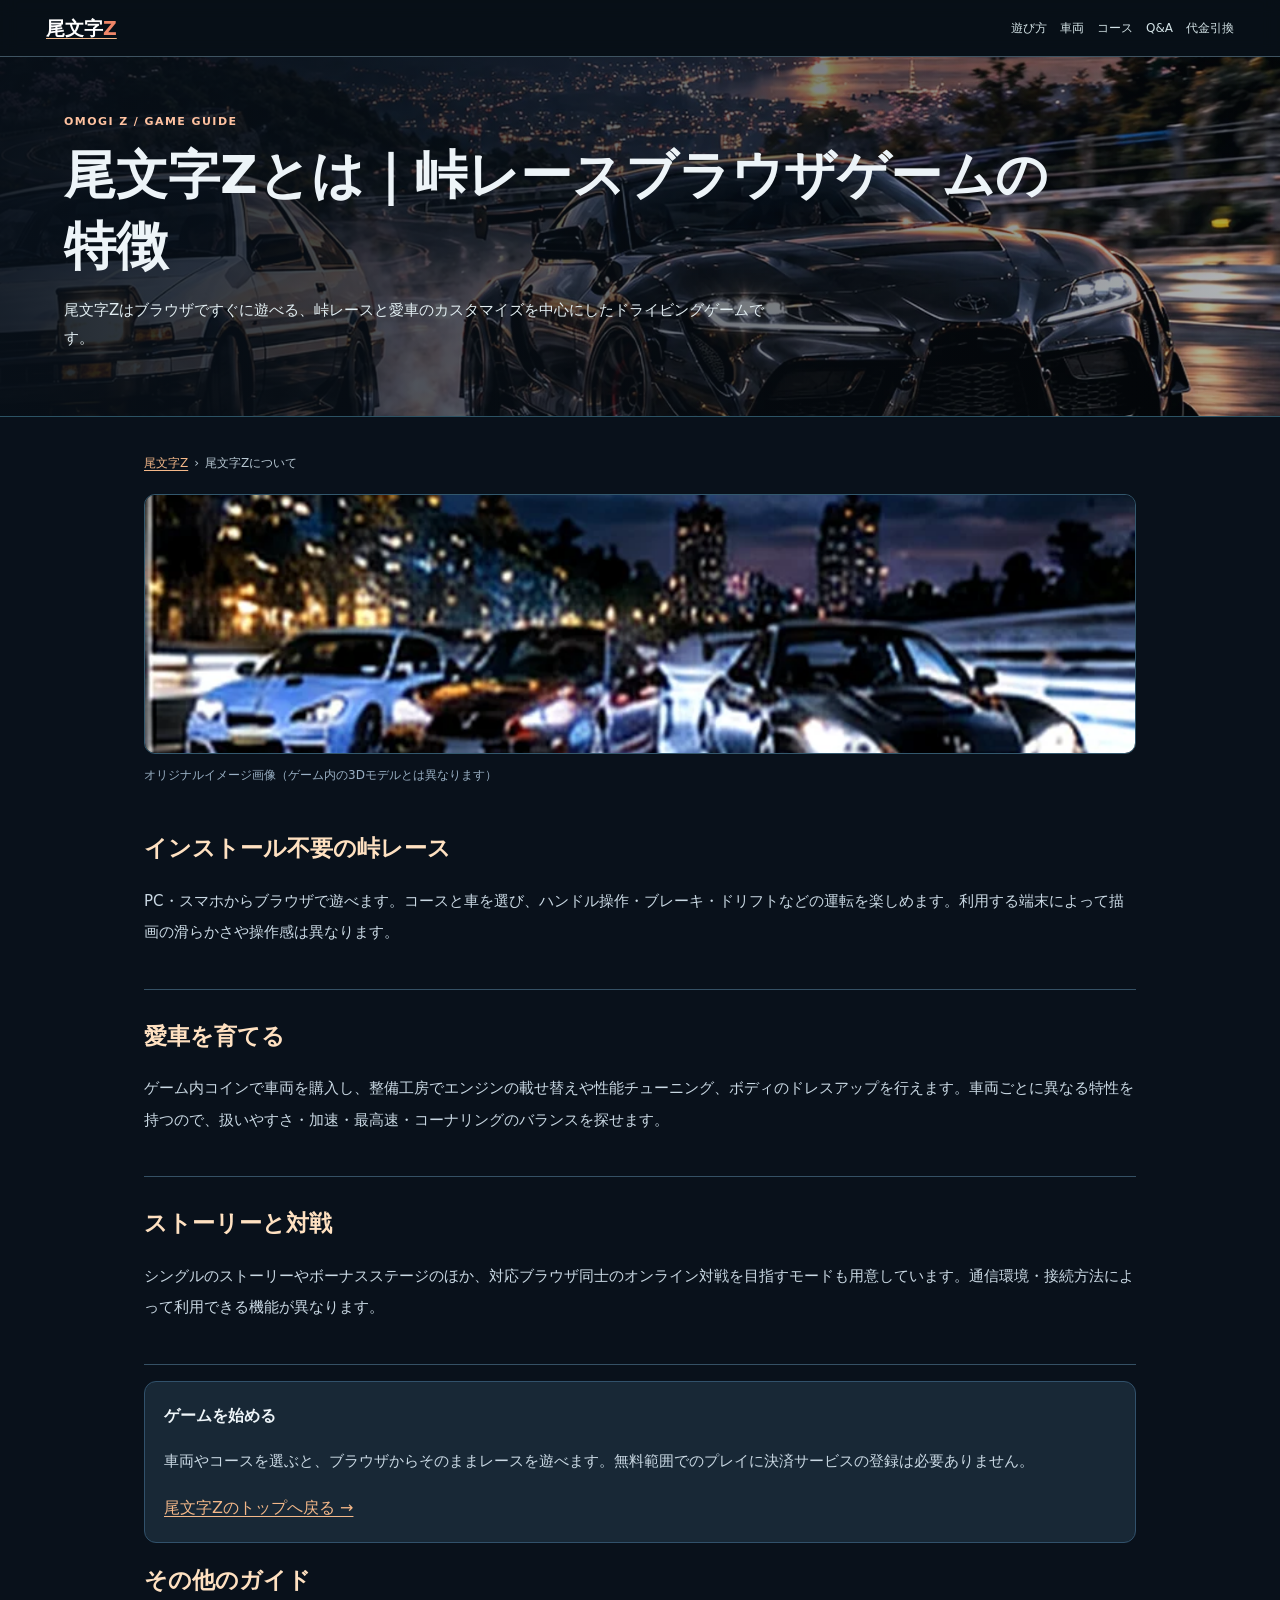
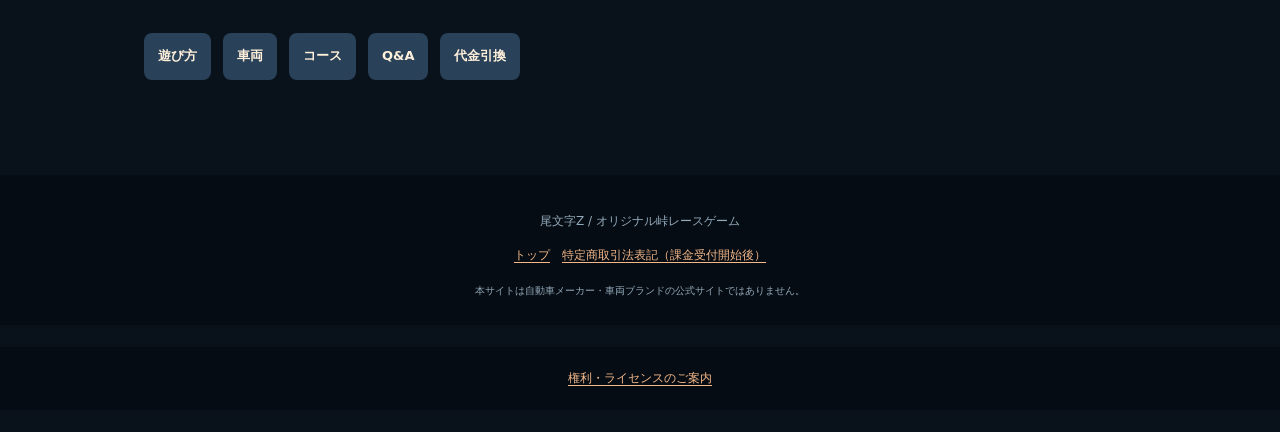
<file: about.html>
<!DOCTYPE html><html lang="ja"><head><meta charset="utf-8"><meta name="viewport" content="width=device-width, initial-scale=1"><title>尾文字Zとは｜峠レースブラウザゲームの特徴</title><meta name="description" content="尾文字Zはブラウザですぐに遊べる、峠レースと愛車のカスタマイズを中心にしたドライビングゲームです。"><meta name="robots" content="index,follow,max-image-preview:large"><link rel="canonical" href="https://uni-tadayasu.github.io/initial-d.github.io/about.html"><link rel="icon" type="image/png" href="assets/favicon.png"><meta property="og:type" content="article"><meta property="og:locale" content="ja_JP"><meta property="og:site_name" content="尾文字Z"><meta property="og:title" content="尾文字Zとは｜峠レースブラウザゲームの特徴"><meta property="og:description" content="尾文字Zはブラウザですぐに遊べる、峠レースと愛車のカスタマイズを中心にしたドライビングゲームです。"><meta property="og:url" content="https://uni-tadayasu.github.io/initial-d.github.io/about.html"><meta property="og:image" content="https://uni-tadayasu.github.io/initial-d.github.io/assets/og-image.jpg"><meta name="twitter:card" content="summary_large_image"><style>*{box-sizing:border-box}html{scroll-behavior:smooth}body{margin:0;background:#09111b;color:#edf4f8;font-family:"Noto Sans JP","Yu Gothic",Meiryo,system-ui,sans-serif;line-height:1.9}a{color:#f4b889;text-underline-offset:3px}header{position:sticky;top:0;z-index:5;display:flex;align-items:center;justify-content:space-between;gap:12px;padding:10px clamp(16px,4vw,46px);background:#081017ed;border-bottom:1px solid #3e5361;backdrop-filter:blur(9px)}header strong{font-size:19px;color:white}header nav{display:flex;gap:13px;flex-wrap:wrap}header nav a{font-size:12px;text-decoration:none;color:#d2e2e6}header nav a:hover{text-decoration:underline}.hero{position:relative;isolation:isolate;min-height:250px;padding:48px clamp(16px,5vw,70px);background:linear-gradient(90deg,#081019e8,#0810194d),url("assets/hero-driving.webp") center/cover no-repeat;border-bottom:1px solid #2c5364}.hero h1{font-size:clamp(28px,5vw,52px);margin:5px 0 11px;max-width:1000px;line-height:1.35}.hero p{max-width:720px;font-size:15px;color:#e2eef2}.tag{color:#ffc2a0;letter-spacing:.13em;font-size:11px;font-weight:900}main{max-width:1040px;margin:0 auto;padding:35px 24px 65px}main section{padding:25px 0;border-bottom:1px solid #355165}main h2{color:#ffe1c1;font-size:23px;margin:0 0 11px}main p{font-size:15px;color:#cad9e4;line-height:2.1}figure{margin:15px 0}figure img{max-width:100%;width:100%;max-height:260px;object-fit:cover;border:1px solid #33586d;border-radius:11px}figcaption{font-size:12px;color:#9ab1c5}.panel{background:#182836;border:1px solid #31516b;border-radius:12px;padding:19px;margin:16px 0}.links{display:flex;flex-wrap:wrap;gap:12px;margin:30px 0}.links a{display:inline-flex;border-radius:8px;padding:11px 14px;background:#294259;color:#fff0db;text-decoration:none;font-weight:800;font-size:13px}.links a:hover{background:#3b607e}footer{background:#060c13;padding:23px;text-align:center;color:#93aabb;font-size:12px}.breadcrumbs{display:flex;gap:6px;flex-wrap:wrap;font-size:12px;color:#b6c6d1;margin-bottom:19px}@media(max-width:600px){header{position:relative;flex-direction:column;align-items:flex-start;padding:9px 12px}header nav{gap:10px}.hero{padding:31px 17px;min-height:200px}main{padding:22px 16px 35px}main p{font-size:14px}}</style><script type="application/ld+json">{"@context":"https://schema.org","@graph":[{"@type":"WebPage","@id":"https://uni-tadayasu.github.io/initial-d.github.io/about.html","url":"https://uni-tadayasu.github.io/initial-d.github.io/about.html","name":"尾文字Zとは｜峠レースブラウザゲームの特徴","description":"尾文字Zはブラウザですぐに遊べる、峠レースと愛車のカスタマイズを中心にしたドライビングゲームです。","inLanguage":"ja-JP","isPartOf":{"@id":"https://uni-tadayasu.github.io/initial-d.github.io/#website"}},{"@type":"BreadcrumbList","itemListElement":[{"@type":"ListItem","position":1,"name":"尾文字Z","item":"https://uni-tadayasu.github.io/initial-d.github.io/"},{"@type":"ListItem","position":2,"name":"尾文字Zについて","item":"https://uni-tadayasu.github.io/initial-d.github.io/about.html"}]}]}</script></head><body><header><a href="./index.html" aria-label="尾文字Zトップ"><strong>尾文字<span style="color:#ef8668">Z</span></strong></a><nav aria-label="関連ページ"><a href="./how-to-play.html">遊び方</a><a href="./cars.html">車両</a><a href="./courses.html">コース</a><a href="./faq.html">Q&amp;A</a><a href="./shop-guide.html">代金引換</a></nav></header><div class="hero"><span class="tag">OMOGI Z / GAME GUIDE</span><h1>尾文字Zとは｜峠レースブラウザゲームの特徴</h1><p>尾文字Zはブラウザですぐに遊べる、峠レースと愛車のカスタマイズを中心にしたドライビングゲームです。</p></div><main><nav class="breadcrumbs" aria-label="パンくず"><a href="./index.html">尾文字Z</a><span>›</span><span>尾文字Zについて</span></nav><figure><img src="assets/online.webp" alt="尾文字Zについての紹介ビジュアル。実際のゲーム画面・車種とは異なるイメージです" loading="lazy" decoding="async"><figcaption>オリジナルイメージ画像（ゲーム内の3Dモデルとは異なります）</figcaption></figure><section><h2>インストール不要の峠レース</h2><p>PC・スマホからブラウザで遊べます。コースと車を選び、ハンドル操作・ブレーキ・ドリフトなどの運転を楽しめます。利用する端末によって描画の滑らかさや操作感は異なります。</p></section><section><h2>愛車を育てる</h2><p>ゲーム内コインで車両を購入し、整備工房でエンジンの載せ替えや性能チューニング、ボディのドレスアップを行えます。車両ごとに異なる特性を持つので、扱いやすさ・加速・最高速・コーナリングのバランスを探せます。</p></section><section><h2>ストーリーと対戦</h2><p>シングルのストーリーやボーナスステージのほか、対応ブラウザ同士のオンライン対戦を目指すモードも用意しています。通信環境・接続方法によって利用できる機能が異なります。</p></section><div class="panel"><b>ゲームを始める</b><p>車両やコースを選ぶと、ブラウザからそのままレースを遊べます。無料範囲でのプレイに決済サービスの登録は必要ありません。</p><a href="./index.html">尾文字Zのトップへ戻る →</a></div><h2>その他のガイド</h2><nav class="links" aria-label="関連ガイド"><a href="./how-to-play.html">遊び方</a><a href="./cars.html">車両</a><a href="./courses.html">コース</a><a href="./faq.html">Q&amp;A</a><a href="./shop-guide.html">代金引換</a></nav></main><footer><p>尾文字Z / オリジナル峠レースゲーム</p><p><a href="./index.html">トップ</a>　<a href="./tokusho.html">特定商取引法表記（課金受付開始後）</a></p><small>本サイトは自動車メーカー・車両ブランドの公式サイトではありません。</small></footer><footer style="margin:22px auto;padding:20px;text-align:center"><a href="./rights.html">権利・ライセンスのご案内</a></footer></body></html>
</file>
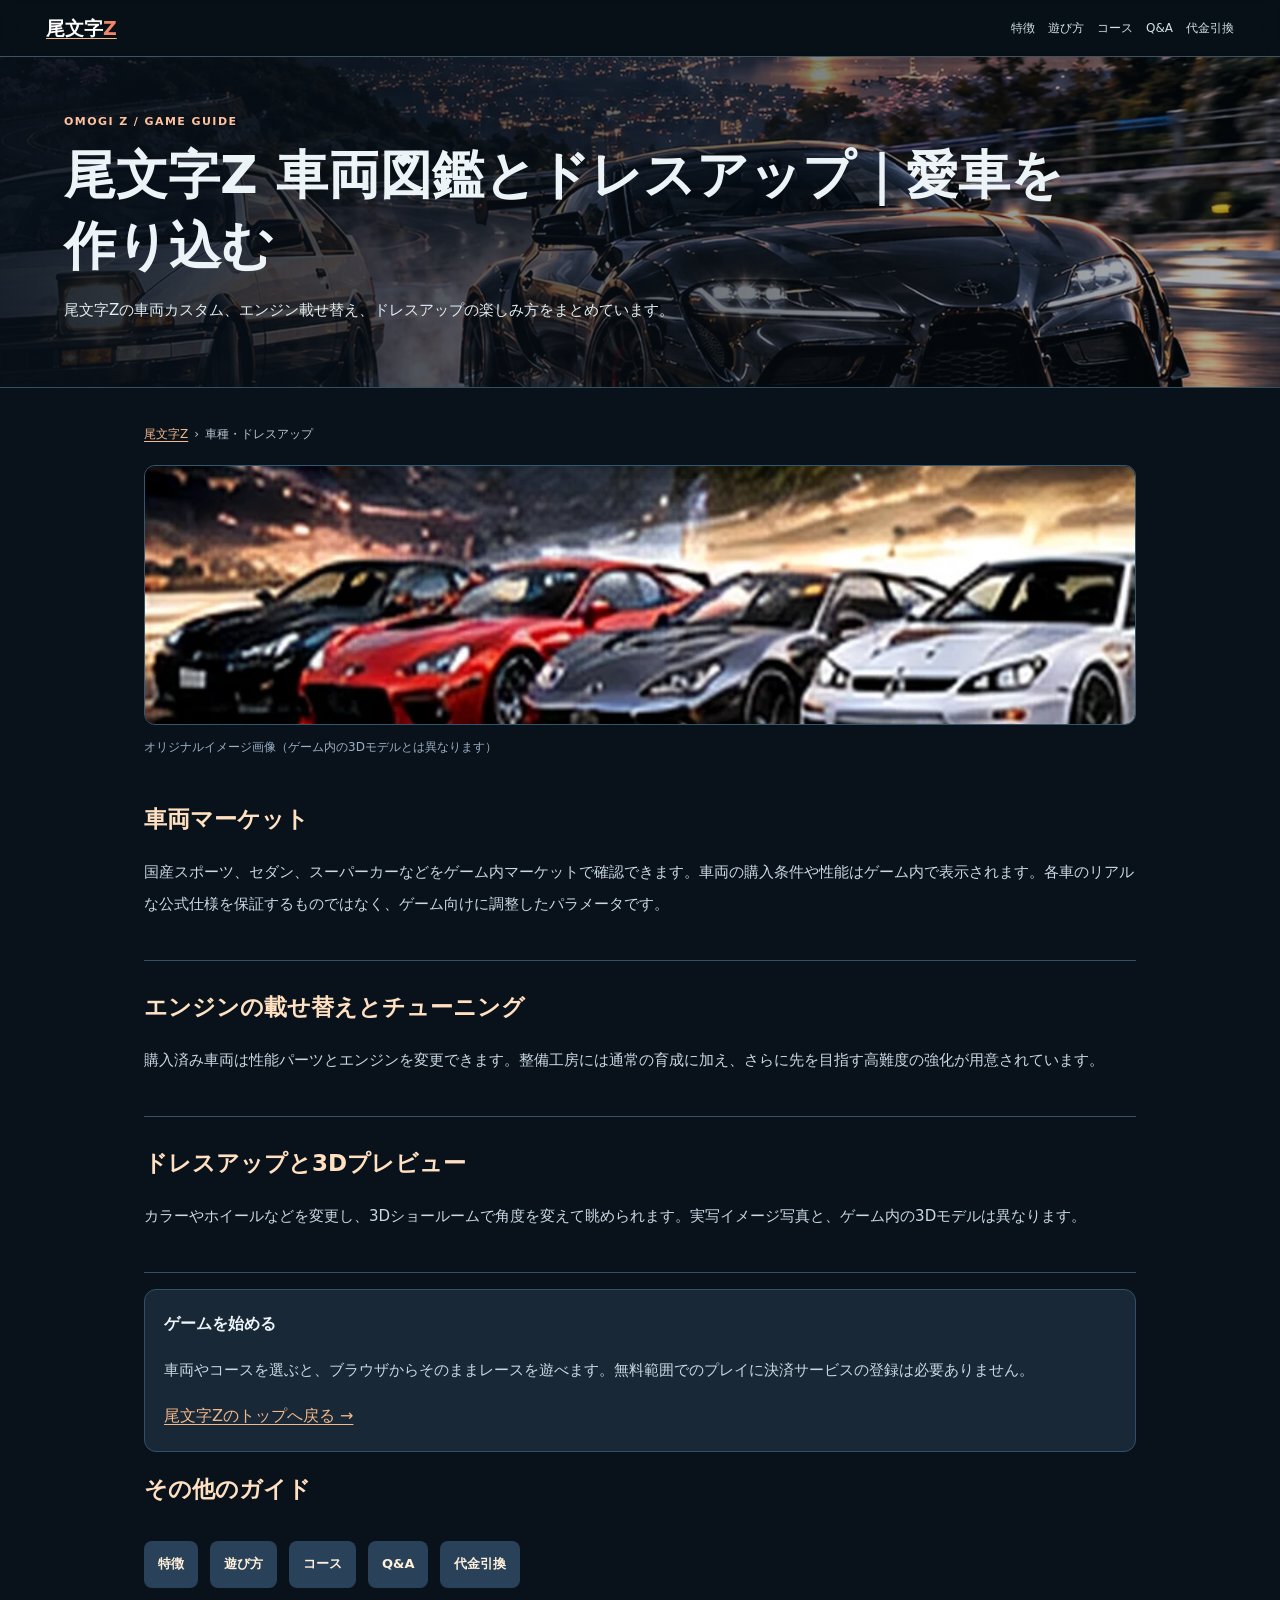
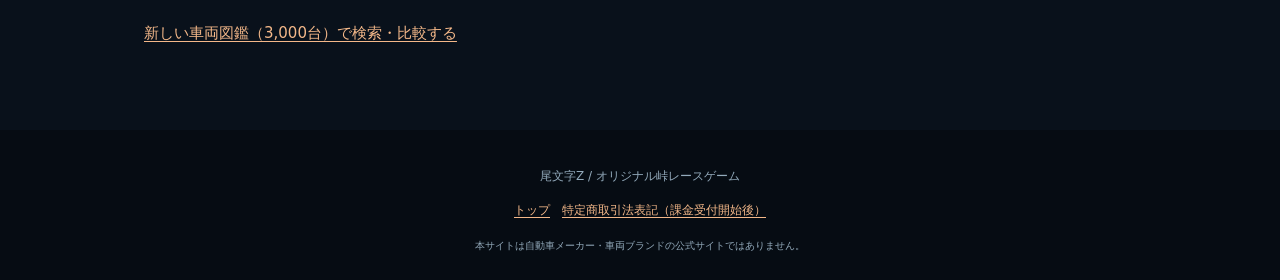
<file: cars.html>
<!DOCTYPE html><html lang="ja"><head><meta charset="utf-8"><meta name="viewport" content="width=device-width, initial-scale=1"><title>尾文字Z 車両図鑑とドレスアップ｜愛車を作り込む</title><meta name="description" content="尾文字Zの車両カスタム、エンジン載せ替え、ドレスアップの楽しみ方をまとめています。"><meta name="robots" content="index,follow,max-image-preview:large"><link rel="canonical" href="https://uni-tadayasu.github.io/initial-d.github.io/cars.html"><link rel="icon" type="image/png" href="assets/favicon.png"><meta property="og:type" content="article"><meta property="og:locale" content="ja_JP"><meta property="og:site_name" content="尾文字Z"><meta property="og:title" content="尾文字Z 車両図鑑とドレスアップ｜愛車を作り込む"><meta property="og:description" content="尾文字Zの車両カスタム、エンジン載せ替え、ドレスアップの楽しみ方をまとめています。"><meta property="og:url" content="https://uni-tadayasu.github.io/initial-d.github.io/cars.html"><meta property="og:image" content="https://uni-tadayasu.github.io/initial-d.github.io/assets/og-image.jpg"><meta name="twitter:card" content="summary_large_image"><style>*{box-sizing:border-box}html{scroll-behavior:smooth}body{margin:0;background:#09111b;color:#edf4f8;font-family:"Noto Sans JP","Yu Gothic",Meiryo,system-ui,sans-serif;line-height:1.9}a{color:#f4b889;text-underline-offset:3px}header{position:sticky;top:0;z-index:5;display:flex;align-items:center;justify-content:space-between;gap:12px;padding:10px clamp(16px,4vw,46px);background:#081017ed;border-bottom:1px solid #3e5361;backdrop-filter:blur(9px)}header strong{font-size:19px;color:white}header nav{display:flex;gap:13px;flex-wrap:wrap}header nav a{font-size:12px;text-decoration:none;color:#d2e2e6}header nav a:hover{text-decoration:underline}.hero{position:relative;isolation:isolate;min-height:250px;padding:48px clamp(16px,5vw,70px);background:linear-gradient(90deg,#081019e8,#0810194d),url("assets/hero-driving.webp") center/cover no-repeat;border-bottom:1px solid #2c5364}.hero h1{font-size:clamp(28px,5vw,52px);margin:5px 0 11px;max-width:1000px;line-height:1.35}.hero p{max-width:720px;font-size:15px;color:#e2eef2}.tag{color:#ffc2a0;letter-spacing:.13em;font-size:11px;font-weight:900}main{max-width:1040px;margin:0 auto;padding:35px 24px 65px}main section{padding:25px 0;border-bottom:1px solid #355165}main h2{color:#ffe1c1;font-size:23px;margin:0 0 11px}main p{font-size:15px;color:#cad9e4;line-height:2.1}figure{margin:15px 0}figure img{max-width:100%;width:100%;max-height:260px;object-fit:cover;border:1px solid #33586d;border-radius:11px}figcaption{font-size:12px;color:#9ab1c5}.panel{background:#182836;border:1px solid #31516b;border-radius:12px;padding:19px;margin:16px 0}.links{display:flex;flex-wrap:wrap;gap:12px;margin:30px 0}.links a{display:inline-flex;border-radius:8px;padding:11px 14px;background:#294259;color:#fff0db;text-decoration:none;font-weight:800;font-size:13px}.links a:hover{background:#3b607e}footer{background:#060c13;padding:23px;text-align:center;color:#93aabb;font-size:12px}.breadcrumbs{display:flex;gap:6px;flex-wrap:wrap;font-size:12px;color:#b6c6d1;margin-bottom:19px}@media(max-width:600px){header{position:relative;flex-direction:column;align-items:flex-start;padding:9px 12px}header nav{gap:10px}.hero{padding:31px 17px;min-height:200px}main{padding:22px 16px 35px}main p{font-size:14px}}</style><script type="application/ld+json">{"@context":"https://schema.org","@graph":[{"@type":"WebPage","@id":"https://uni-tadayasu.github.io/initial-d.github.io/cars.html","url":"https://uni-tadayasu.github.io/initial-d.github.io/cars.html","name":"尾文字Z 車両図鑑とドレスアップ｜愛車を作り込む","description":"尾文字Zの車両カスタム、エンジン載せ替え、ドレスアップの楽しみ方をまとめています。","inLanguage":"ja-JP","isPartOf":{"@id":"https://uni-tadayasu.github.io/initial-d.github.io/#website"}},{"@type":"BreadcrumbList","itemListElement":[{"@type":"ListItem","position":1,"name":"尾文字Z","item":"https://uni-tadayasu.github.io/initial-d.github.io/"},{"@type":"ListItem","position":2,"name":"車種・ドレスアップ","item":"https://uni-tadayasu.github.io/initial-d.github.io/cars.html"}]}]}</script></head><body><header><a href="./index.html" aria-label="尾文字Zトップ"><strong>尾文字<span style="color:#ef8668">Z</span></strong></a><nav aria-label="関連ページ"><a href="./about.html">特徴</a><a href="./how-to-play.html">遊び方</a><a href="./courses.html">コース</a><a href="./faq.html">Q&amp;A</a><a href="./shop-guide.html">代金引換</a></nav></header><div class="hero"><span class="tag">OMOGI Z / GAME GUIDE</span><h1>尾文字Z 車両図鑑とドレスアップ｜愛車を作り込む</h1><p>尾文字Zの車両カスタム、エンジン載せ替え、ドレスアップの楽しみ方をまとめています。</p></div><main><nav class="breadcrumbs" aria-label="パンくず"><a href="./index.html">尾文字Z</a><span>›</span><span>車種・ドレスアップ</span></nav><figure><img src="assets/machines.webp" alt="車種・ドレスアップの紹介ビジュアル。実際のゲーム画面・車種とは異なるイメージです" loading="lazy" decoding="async"><figcaption>オリジナルイメージ画像（ゲーム内の3Dモデルとは異なります）</figcaption></figure><section><h2>車両マーケット</h2><p>国産スポーツ、セダン、スーパーカーなどをゲーム内マーケットで確認できます。車両の購入条件や性能はゲーム内で表示されます。各車のリアルな公式仕様を保証するものではなく、ゲーム向けに調整したパラメータです。</p></section><section><h2>エンジンの載せ替えとチューニング</h2><p>購入済み車両は性能パーツとエンジンを変更できます。整備工房には通常の育成に加え、さらに先を目指す高難度の強化が用意されています。</p></section><section><h2>ドレスアップと3Dプレビュー</h2><p>カラーやホイールなどを変更し、3Dショールームで角度を変えて眺められます。実写イメージ写真と、ゲーム内の3Dモデルは異なります。</p></section><div class="panel"><b>ゲームを始める</b><p>車両やコースを選ぶと、ブラウザからそのままレースを遊べます。無料範囲でのプレイに決済サービスの登録は必要ありません。</p><a href="./index.html">尾文字Zのトップへ戻る →</a></div><h2>その他のガイド</h2><nav class="links" aria-label="関連ガイド"><a href="./about.html">特徴</a><a href="./how-to-play.html">遊び方</a><a href="./courses.html">コース</a><a href="./faq.html">Q&amp;A</a><a href="./shop-guide.html">代金引換</a></nav><p><a href="./catalog.html">新しい車両図鑑（3,000台）で検索・比較する</a></p></main><footer><p>尾文字Z / オリジナル峠レースゲーム</p><p><a href="./index.html">トップ</a>　<a href="./tokusho.html">特定商取引法表記（課金受付開始後）</a></p><small>本サイトは自動車メーカー・車両ブランドの公式サイトではありません。</small></footer></body></html>
</file>
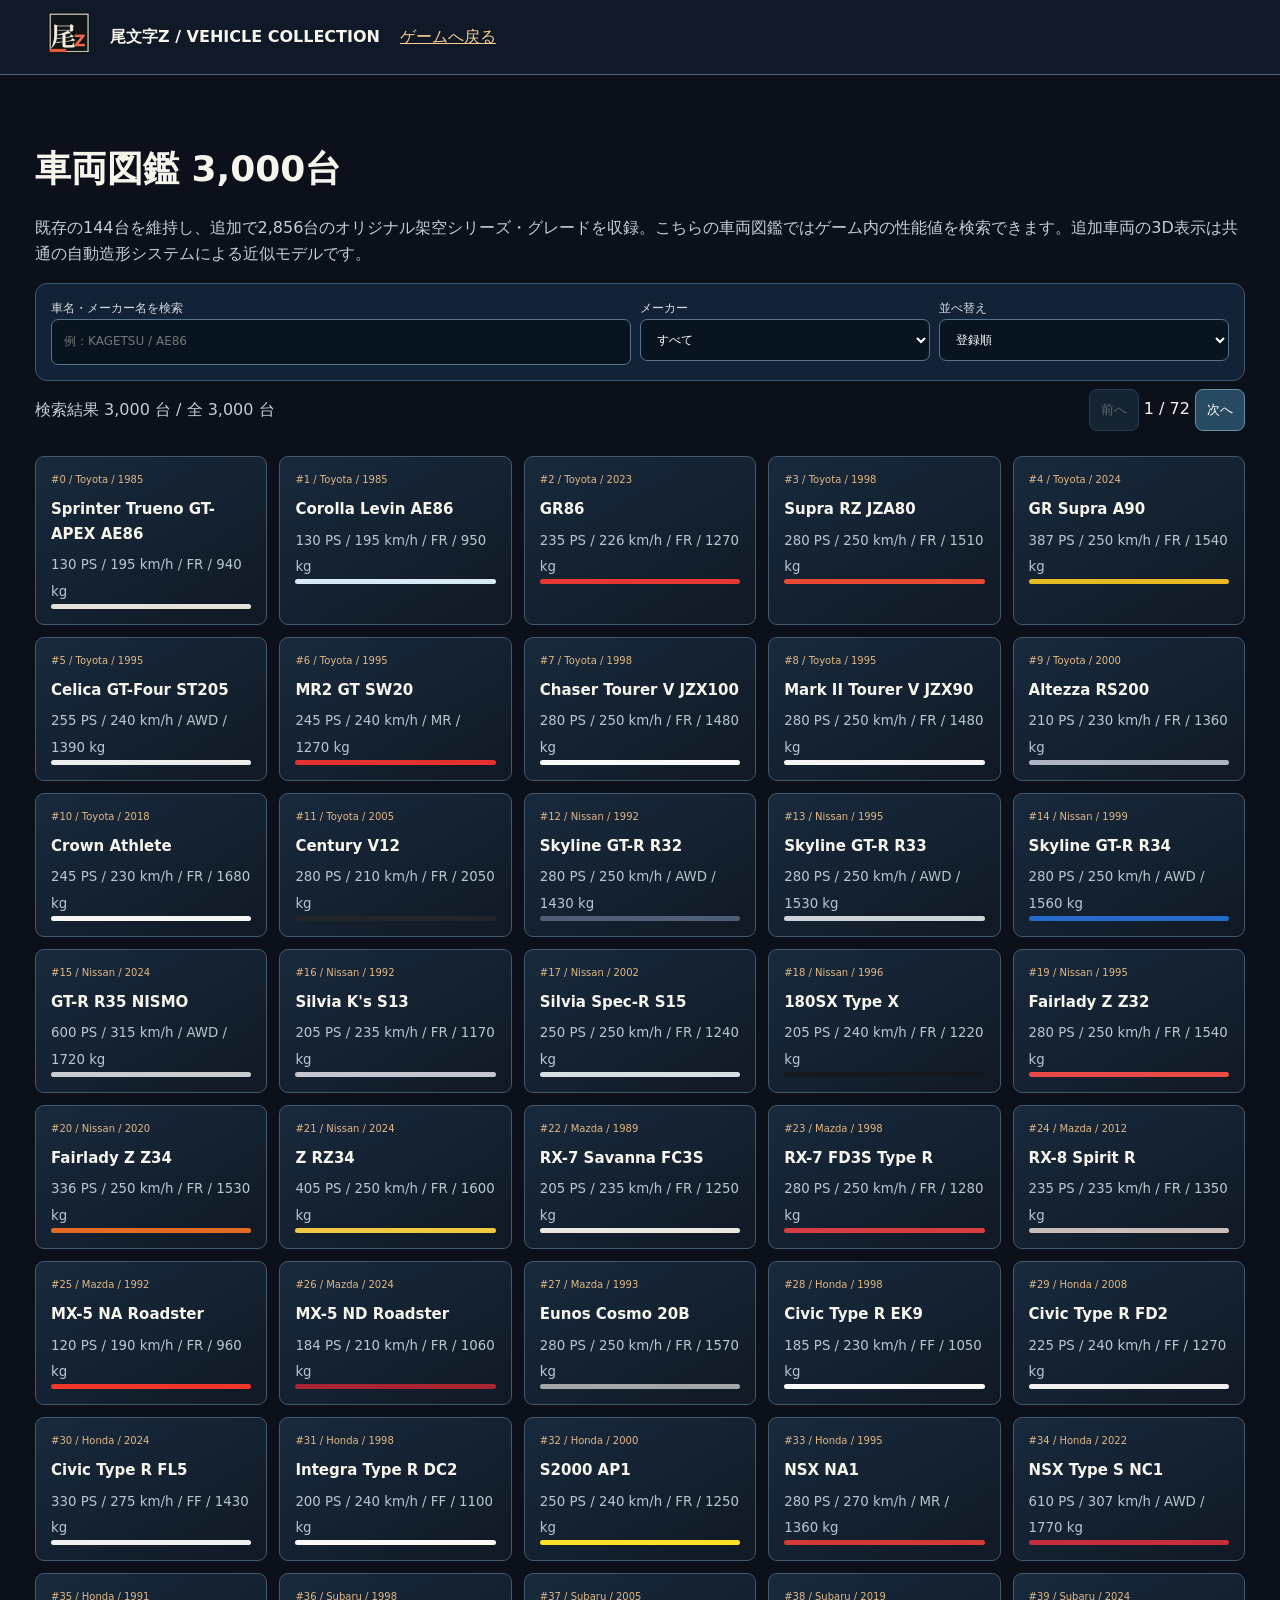
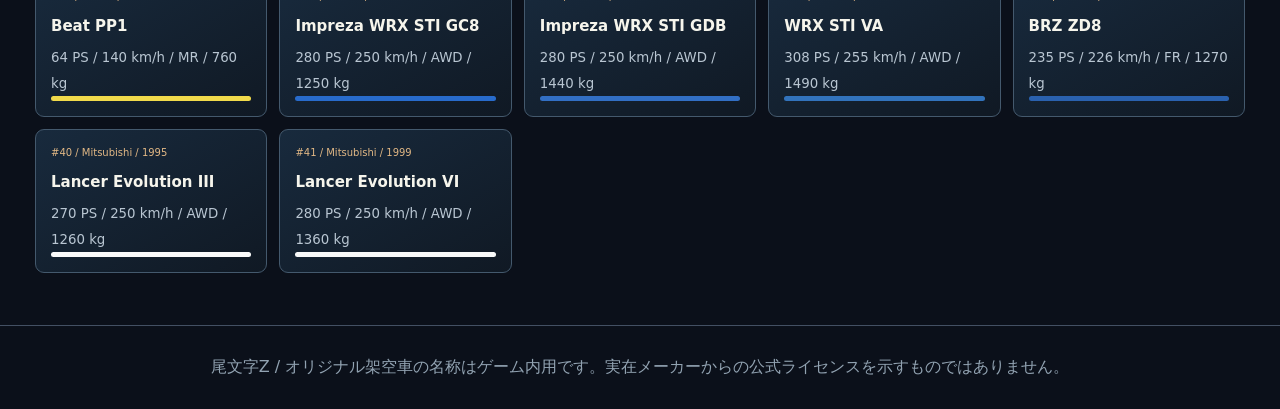
<file: catalog.html>
<!DOCTYPE html>
<html lang="ja"><head><meta charset="utf-8"><meta name="viewport" content="width=device-width,initial-scale=1">
<title>車両図鑑 3,000台｜尾文字Z</title>
<meta name="description" content="尾文字Z 車両図鑑。既存144台とオリジナル架空車両2,856台、合計3,000台の車名・性能・駆動方式を検索。">
<link rel="canonical" href="https://uni-tadayasu.github.io/initial-d.github.io/catalog.html">
<link rel="icon" href="assets/favicon.png">
<style>
:root{color-scheme:dark}body{background:#0b101a;color:#f6f5ec;font-family:system-ui,'Yu Gothic',sans-serif;margin:0;line-height:1.65}header{position:sticky;top:0;z-index:5;background:#101b29f2;border-bottom:1px solid #556777;padding:12px clamp(16px,4vw,48px);display:flex;align-items:center;gap:20px;flex-wrap:wrap}header img{width:42px;height:42px;object-fit:contain}a{color:#f8cb90}main{max-width:1220px;margin:auto;padding:clamp(15px,3vw,35px)}h1{font-size:clamp(23px,4vw,36px);margin:.8em 0 .3em}p{color:#c2ced8}label{font-size:12px;color:#d8dce1}#filters{display:grid;grid-template-columns:2fr 1fr 1fr;gap:9px;padding:15px;background:#132337;border:1px solid #435973;border-radius:12px}input,select{width:100%;padding:12px;background:#081420;color:#fff;border:1px solid #59748a;border-radius:7px;font:inherit;box-sizing:border-box}.grid{margin:17px 0;display:grid;grid-template-columns:repeat(auto-fill,minmax(220px,1fr));gap:12px}.car{background:linear-gradient(150deg,#182a3d,#101924);border:1px solid #44596d;border-radius:9px;padding:15px}.car h2{font-size:15px;margin:8px 0 5px}.car .eyebrow{font-size:10px;color:#e2b885}.car small{color:#b9c6d2}.car .swatch{width:100%;height:5px;border-radius:5px}.toolbar{display:flex;justify-content:space-between;align-items:center;gap:10px;flex-wrap:wrap}.toolbar button{background:#284b62;color:white;border:1px solid #638faa;padding:11px;border-radius:8px;cursor:pointer}.toolbar button:disabled{opacity:.35}footer{padding:28px;border-top:1px solid #435063;color:#92a3b2;text-align:center}@media(max-width:650px){#filters{grid-template-columns:1fr 1fr}#filters>label:first-child{grid-column:1/-1}}</style></head><body>
<header><a href="./index.html"><img alt="尾文字Z" src="assets/loading-logo.png"></a><b>尾文字Z / VEHICLE COLLECTION</b><a href="./index.html">ゲームへ戻る</a></header>
<main><h1>車両図鑑 3,000台</h1><p>既存の144台を維持し、追加で2,856台のオリジナル架空シリーズ・グレードを収録。こちらの車両図鑑ではゲーム内の性能値を検索できます。追加車両の3D表示は共通の自動造形システムによる近似モデルです。</p>
<section id="filters"><label>車名・メーカー名を検索<input id="q" type="search" placeholder="例：KAGETSU / AE86"></label><label>メーカー<select id="b"><option value="">すべて</option></select></label><label>並べ替え<select id="sort"><option value="id">登録順</option><option value="hp">馬力が高い順</option><option value="top">最高速が高い順</option><option value="year">年式の新しい順</option></select></label></section>
<div class="toolbar"><p id="stat" role="status">車両を読み込んでいます…</p><div><button id="prev" disabled>前へ</button> <span id="pages">1 / 1</span> <button id="next" disabled>次へ</button></div></div><div id="grid" class="grid"></div>
<noscript>車両一覧を表示するにはJavaScriptを有効にしてください。<a href="./index.html">ゲーム本体から車両を検索できます。</a></noscript></main>
<footer>尾文字Z / オリジナル架空車の名称はゲーム内用です。実在メーカーからの公式ライセンスを示すものではありません。</footer>
<script>
const byId=id=>document.getElementById(id);let data=[],page=0,filtered=[];const size=42;
function render(){let q=byId('q').value.toLocaleLowerCase(),b=byId('b').value,sort=byId('sort').value;filtered=data.filter(x=>(!b||x.brand===b)&&(!q||(x.brand+' '+x.name+' '+x.year).toLocaleLowerCase().includes(q)));if(sort!=='id')filtered.sort((a,b)=>b[sort]-a[sort]);let pages=Math.max(1,Math.ceil(filtered.length/size));page=Math.min(page,pages-1);byId('stat').textContent=`検索結果 ${filtered.length.toLocaleString()} 台 / 全 ${data.length.toLocaleString()} 台`;byId('pages').textContent=`${page+1} / ${pages}`;byId('prev').disabled=page===0;byId('next').disabled=page===pages-1;
 const fragment=document.createDocumentFragment();for(let x of filtered.slice(page*size,(page+1)*size)){let d=document.createElement('article');d.className='car';let e=document.createElement('div');e.className='eyebrow';e.textContent=`#${x.id} / ${x.brand} / ${x.year}`;d.append(e);let h=document.createElement('h2');h.textContent=x.name;d.append(h);let s=document.createElement('small');s.textContent=`${x.hp} PS / ${x.top} km/h / ${x.drive} / ${x.mass} kg`;d.append(s);let c=document.createElement('div');c.className='swatch';c.style.backgroundColor=x.color;d.append(c);fragment.append(d)}byId('grid').replaceChildren(fragment)}
for(let id of ['q','b','sort'])byId(id).addEventListener(id==='q'?'input':'change',()=>{page=0;render()});for(let id of ['prev','next'])byId(id).onclick=()=>{page+=id==='next'?1:-1;render();window.scrollTo({top:175,behavior:'smooth'})};
fetch('./vehicle-catalog.json').then(r=>{if(!r.ok)throw Error(r.status);return r.json()}).then(x=>{data=x;for(let n of [...new Set(x.map(c=>c.brand))].sort()){let o=document.createElement('option');o.value=n;o.textContent=n;byId('b').append(o)}render()}).catch(e=>{byId('stat').textContent='車両一覧を取得できません。公開サイト上で確認してください。'});
</script></body></html>
</file>
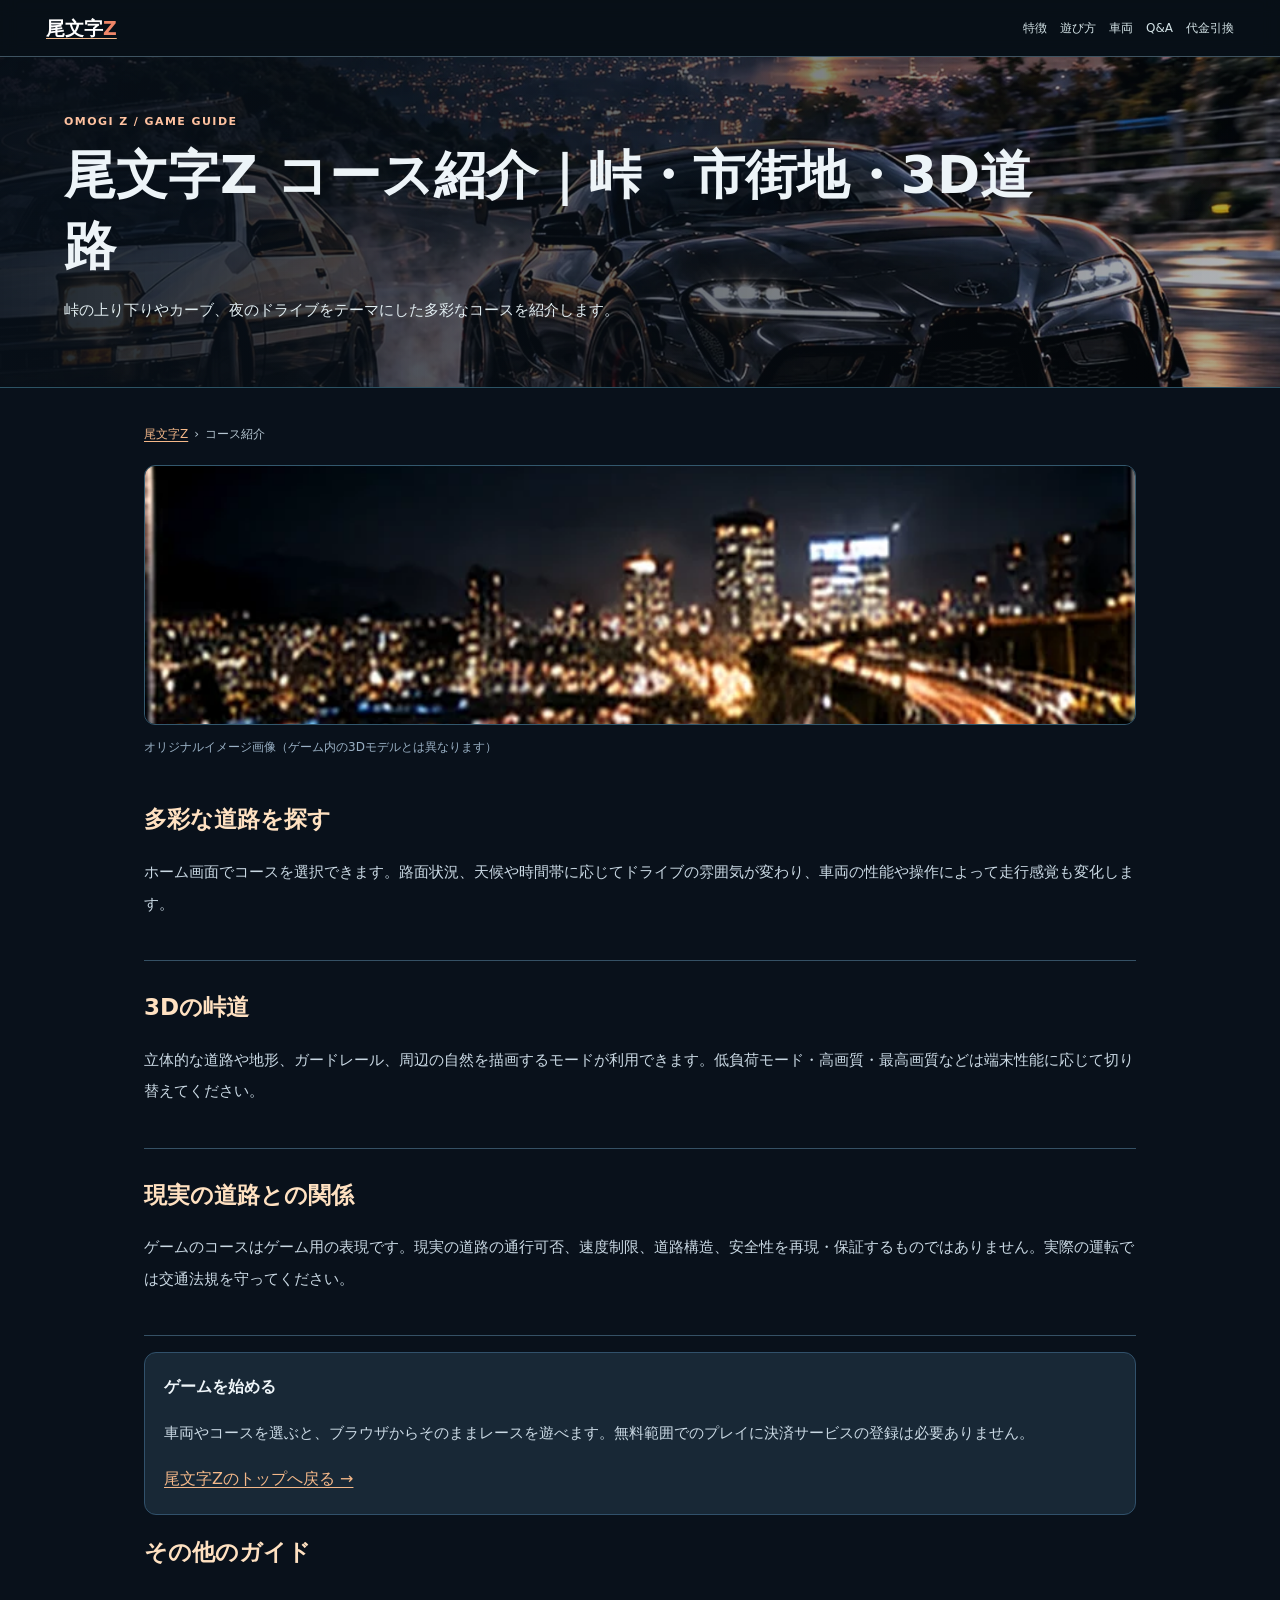
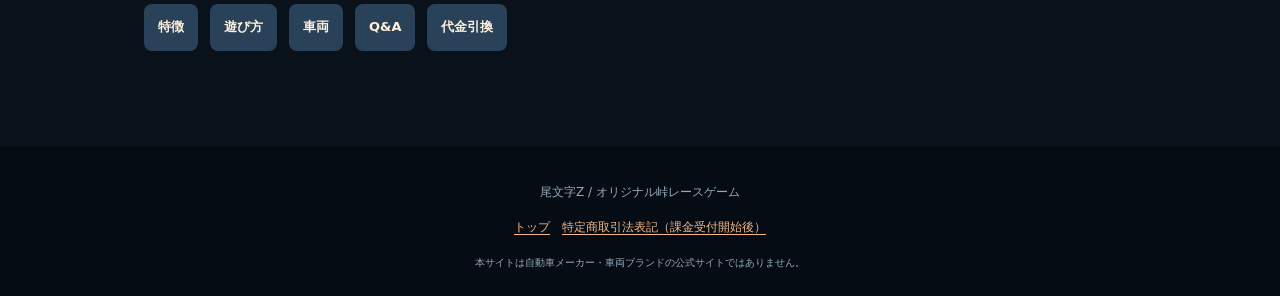
<file: courses.html>
<!DOCTYPE html><html lang="ja"><head><meta charset="utf-8"><meta name="viewport" content="width=device-width, initial-scale=1"><title>尾文字Z コース紹介｜峠・市街地・3D道路</title><meta name="description" content="峠の上り下りやカーブ、夜のドライブをテーマにした多彩なコースを紹介します。"><meta name="robots" content="index,follow,max-image-preview:large"><link rel="canonical" href="https://uni-tadayasu.github.io/initial-d.github.io/courses.html"><link rel="icon" type="image/png" href="assets/favicon.png"><meta property="og:type" content="article"><meta property="og:locale" content="ja_JP"><meta property="og:site_name" content="尾文字Z"><meta property="og:title" content="尾文字Z コース紹介｜峠・市街地・3D道路"><meta property="og:description" content="峠の上り下りやカーブ、夜のドライブをテーマにした多彩なコースを紹介します。"><meta property="og:url" content="https://uni-tadayasu.github.io/initial-d.github.io/courses.html"><meta property="og:image" content="https://uni-tadayasu.github.io/initial-d.github.io/assets/og-image.jpg"><meta name="twitter:card" content="summary_large_image"><style>*{box-sizing:border-box}html{scroll-behavior:smooth}body{margin:0;background:#09111b;color:#edf4f8;font-family:"Noto Sans JP","Yu Gothic",Meiryo,system-ui,sans-serif;line-height:1.9}a{color:#f4b889;text-underline-offset:3px}header{position:sticky;top:0;z-index:5;display:flex;align-items:center;justify-content:space-between;gap:12px;padding:10px clamp(16px,4vw,46px);background:#081017ed;border-bottom:1px solid #3e5361;backdrop-filter:blur(9px)}header strong{font-size:19px;color:white}header nav{display:flex;gap:13px;flex-wrap:wrap}header nav a{font-size:12px;text-decoration:none;color:#d2e2e6}header nav a:hover{text-decoration:underline}.hero{position:relative;isolation:isolate;min-height:250px;padding:48px clamp(16px,5vw,70px);background:linear-gradient(90deg,#081019e8,#0810194d),url("assets/hero-driving.webp") center/cover no-repeat;border-bottom:1px solid #2c5364}.hero h1{font-size:clamp(28px,5vw,52px);margin:5px 0 11px;max-width:1000px;line-height:1.35}.hero p{max-width:720px;font-size:15px;color:#e2eef2}.tag{color:#ffc2a0;letter-spacing:.13em;font-size:11px;font-weight:900}main{max-width:1040px;margin:0 auto;padding:35px 24px 65px}main section{padding:25px 0;border-bottom:1px solid #355165}main h2{color:#ffe1c1;font-size:23px;margin:0 0 11px}main p{font-size:15px;color:#cad9e4;line-height:2.1}figure{margin:15px 0}figure img{max-width:100%;width:100%;max-height:260px;object-fit:cover;border:1px solid #33586d;border-radius:11px}figcaption{font-size:12px;color:#9ab1c5}.panel{background:#182836;border:1px solid #31516b;border-radius:12px;padding:19px;margin:16px 0}.links{display:flex;flex-wrap:wrap;gap:12px;margin:30px 0}.links a{display:inline-flex;border-radius:8px;padding:11px 14px;background:#294259;color:#fff0db;text-decoration:none;font-weight:800;font-size:13px}.links a:hover{background:#3b607e}footer{background:#060c13;padding:23px;text-align:center;color:#93aabb;font-size:12px}.breadcrumbs{display:flex;gap:6px;flex-wrap:wrap;font-size:12px;color:#b6c6d1;margin-bottom:19px}@media(max-width:600px){header{position:relative;flex-direction:column;align-items:flex-start;padding:9px 12px}header nav{gap:10px}.hero{padding:31px 17px;min-height:200px}main{padding:22px 16px 35px}main p{font-size:14px}}</style><script type="application/ld+json">{"@context":"https://schema.org","@graph":[{"@type":"WebPage","@id":"https://uni-tadayasu.github.io/initial-d.github.io/courses.html","url":"https://uni-tadayasu.github.io/initial-d.github.io/courses.html","name":"尾文字Z コース紹介｜峠・市街地・3D道路","description":"峠の上り下りやカーブ、夜のドライブをテーマにした多彩なコースを紹介します。","inLanguage":"ja-JP","isPartOf":{"@id":"https://uni-tadayasu.github.io/initial-d.github.io/#website"}},{"@type":"BreadcrumbList","itemListElement":[{"@type":"ListItem","position":1,"name":"尾文字Z","item":"https://uni-tadayasu.github.io/initial-d.github.io/"},{"@type":"ListItem","position":2,"name":"コース紹介","item":"https://uni-tadayasu.github.io/initial-d.github.io/courses.html"}]}]}</script></head><body><header><a href="./index.html" aria-label="尾文字Zトップ"><strong>尾文字<span style="color:#ef8668">Z</span></strong></a><nav aria-label="関連ページ"><a href="./about.html">特徴</a><a href="./how-to-play.html">遊び方</a><a href="./cars.html">車両</a><a href="./faq.html">Q&amp;A</a><a href="./shop-guide.html">代金引換</a></nav></header><div class="hero"><span class="tag">OMOGI Z / GAME GUIDE</span><h1>尾文字Z コース紹介｜峠・市街地・3D道路</h1><p>峠の上り下りやカーブ、夜のドライブをテーマにした多彩なコースを紹介します。</p></div><main><nav class="breadcrumbs" aria-label="パンくず"><a href="./index.html">尾文字Z</a><span>›</span><span>コース紹介</span></nav><figure><img src="assets/courses.webp" alt="コース紹介の紹介ビジュアル。実際のゲーム画面・車種とは異なるイメージです" loading="lazy" decoding="async"><figcaption>オリジナルイメージ画像（ゲーム内の3Dモデルとは異なります）</figcaption></figure><section><h2>多彩な道路を探す</h2><p>ホーム画面でコースを選択できます。路面状況、天候や時間帯に応じてドライブの雰囲気が変わり、車両の性能や操作によって走行感覚も変化します。</p></section><section><h2>3Dの峠道</h2><p>立体的な道路や地形、ガードレール、周辺の自然を描画するモードが利用できます。低負荷モード・高画質・最高画質などは端末性能に応じて切り替えてください。</p></section><section><h2>現実の道路との関係</h2><p>ゲームのコースはゲーム用の表現です。現実の道路の通行可否、速度制限、道路構造、安全性を再現・保証するものではありません。実際の運転では交通法規を守ってください。</p></section><div class="panel"><b>ゲームを始める</b><p>車両やコースを選ぶと、ブラウザからそのままレースを遊べます。無料範囲でのプレイに決済サービスの登録は必要ありません。</p><a href="./index.html">尾文字Zのトップへ戻る →</a></div><h2>その他のガイド</h2><nav class="links" aria-label="関連ガイド"><a href="./about.html">特徴</a><a href="./how-to-play.html">遊び方</a><a href="./cars.html">車両</a><a href="./faq.html">Q&amp;A</a><a href="./shop-guide.html">代金引換</a></nav></main><footer><p>尾文字Z / オリジナル峠レースゲーム</p><p><a href="./index.html">トップ</a>　<a href="./tokusho.html">特定商取引法表記（課金受付開始後）</a></p><small>本サイトは自動車メーカー・車両ブランドの公式サイトではありません。</small></footer></body></html>
</file>
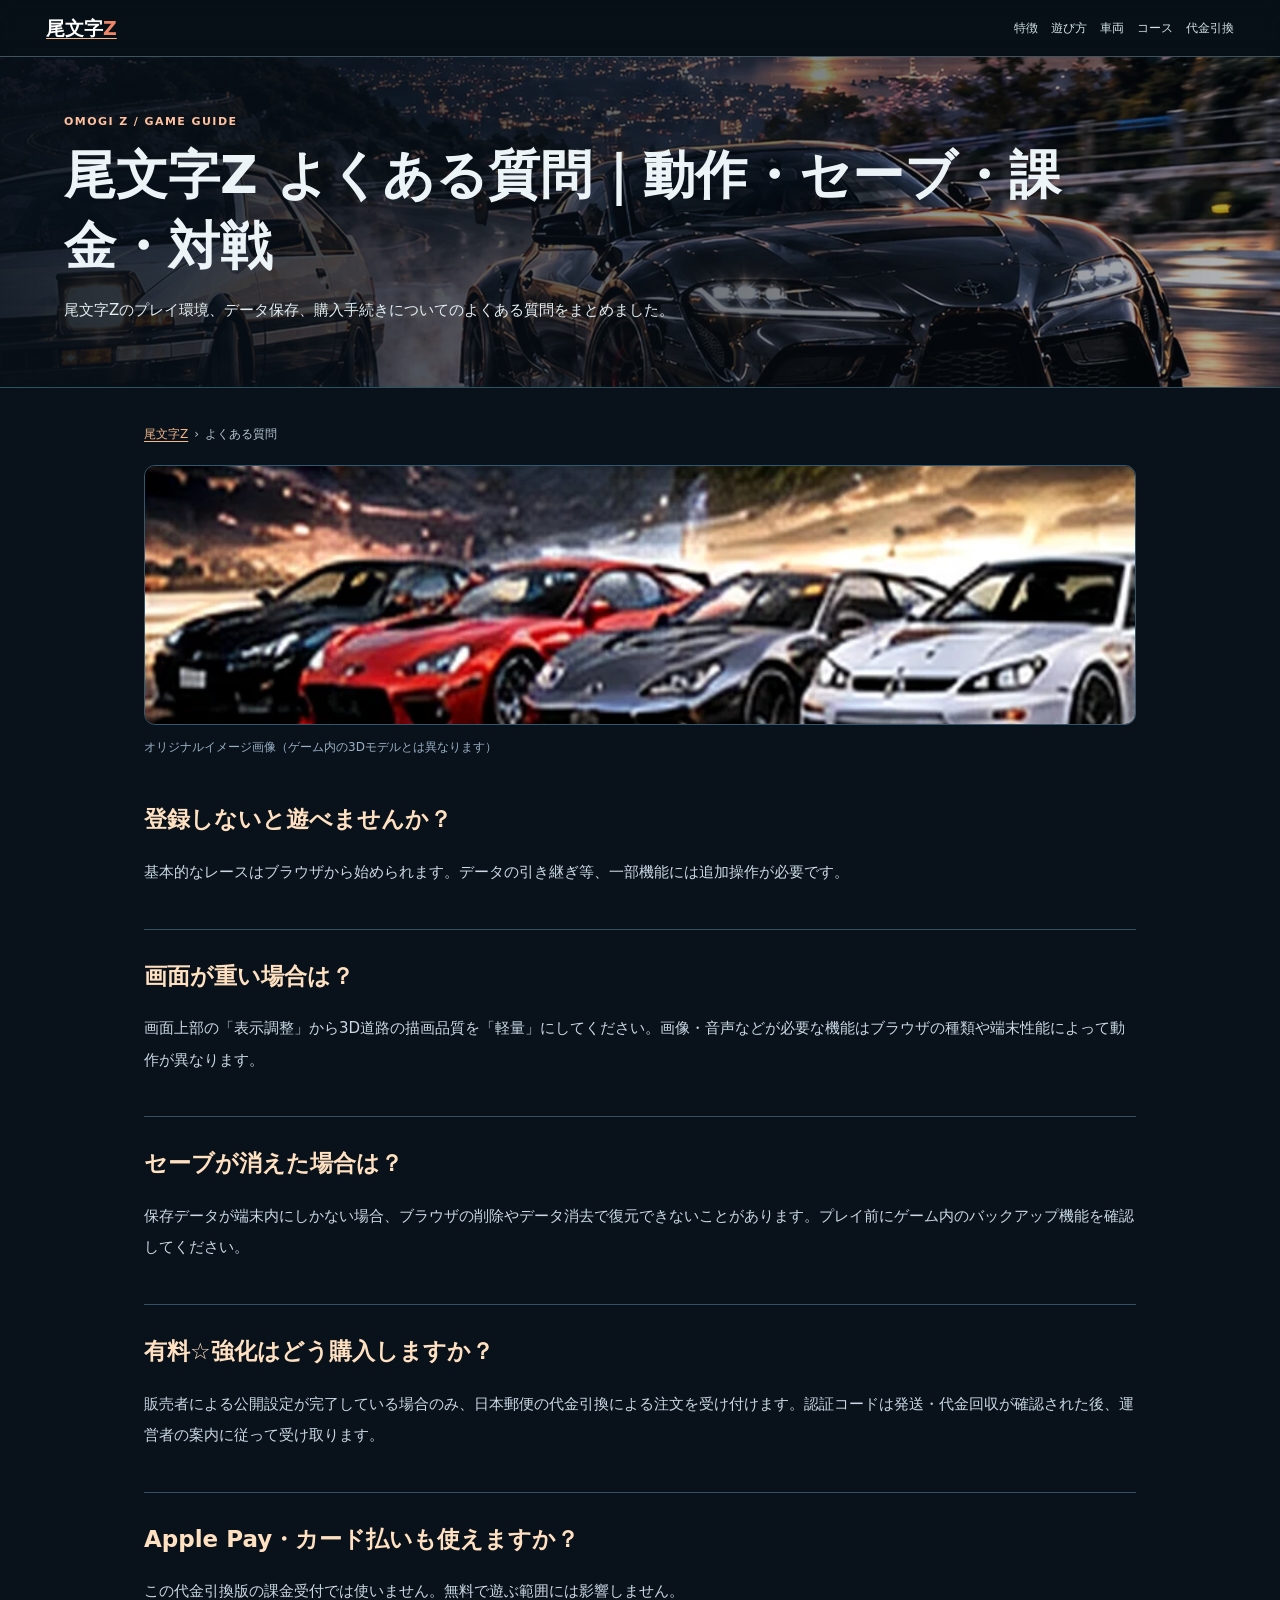
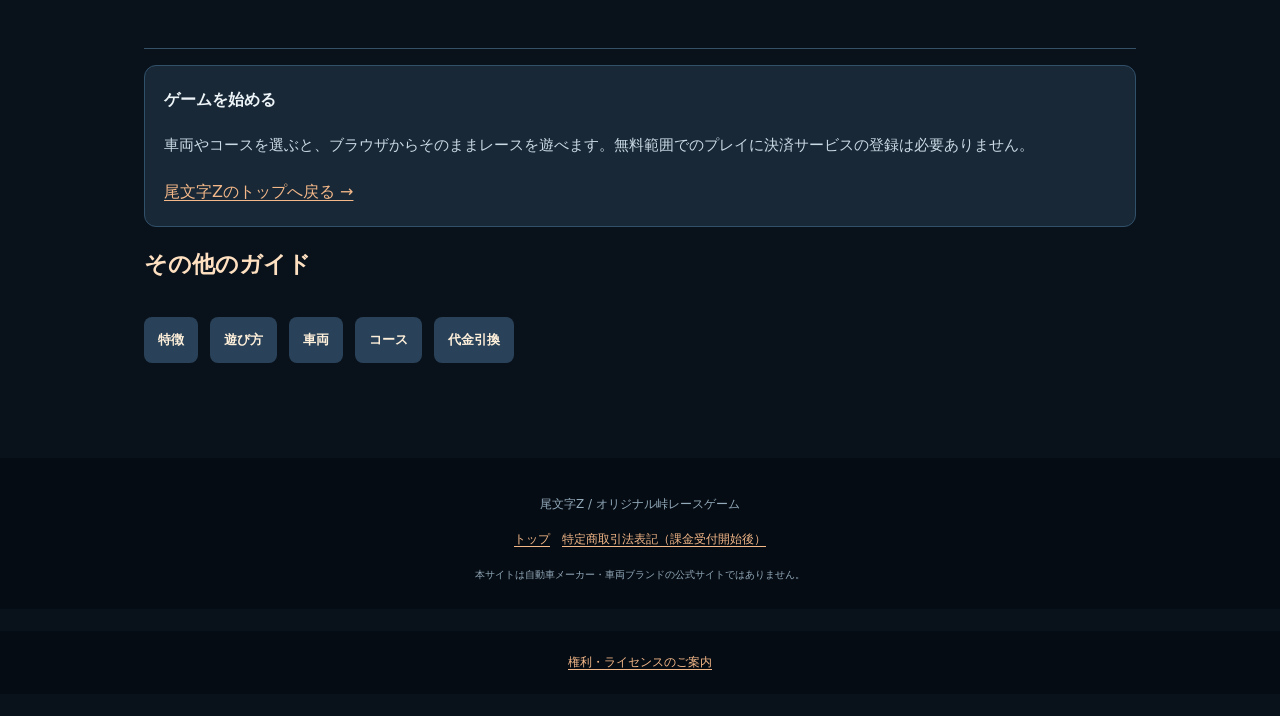
<file: faq.html>
<!DOCTYPE html><html lang="ja"><head><meta charset="utf-8"><meta name="viewport" content="width=device-width, initial-scale=1"><title>尾文字Z よくある質問｜動作・セーブ・課金・対戦</title><meta name="description" content="尾文字Zのプレイ環境、データ保存、購入手続きについてのよくある質問をまとめました。"><meta name="robots" content="index,follow,max-image-preview:large"><link rel="canonical" href="https://uni-tadayasu.github.io/initial-d.github.io/faq.html"><link rel="icon" type="image/png" href="assets/favicon.png"><meta property="og:type" content="article"><meta property="og:locale" content="ja_JP"><meta property="og:site_name" content="尾文字Z"><meta property="og:title" content="尾文字Z よくある質問｜動作・セーブ・課金・対戦"><meta property="og:description" content="尾文字Zのプレイ環境、データ保存、購入手続きについてのよくある質問をまとめました。"><meta property="og:url" content="https://uni-tadayasu.github.io/initial-d.github.io/faq.html"><meta property="og:image" content="https://uni-tadayasu.github.io/initial-d.github.io/assets/og-image.jpg"><meta name="twitter:card" content="summary_large_image"><style>*{box-sizing:border-box}html{scroll-behavior:smooth}body{margin:0;background:#09111b;color:#edf4f8;font-family:"Noto Sans JP","Yu Gothic",Meiryo,system-ui,sans-serif;line-height:1.9}a{color:#f4b889;text-underline-offset:3px}header{position:sticky;top:0;z-index:5;display:flex;align-items:center;justify-content:space-between;gap:12px;padding:10px clamp(16px,4vw,46px);background:#081017ed;border-bottom:1px solid #3e5361;backdrop-filter:blur(9px)}header strong{font-size:19px;color:white}header nav{display:flex;gap:13px;flex-wrap:wrap}header nav a{font-size:12px;text-decoration:none;color:#d2e2e6}header nav a:hover{text-decoration:underline}.hero{position:relative;isolation:isolate;min-height:250px;padding:48px clamp(16px,5vw,70px);background:linear-gradient(90deg,#081019e8,#0810194d),url("assets/hero-driving.webp") center/cover no-repeat;border-bottom:1px solid #2c5364}.hero h1{font-size:clamp(28px,5vw,52px);margin:5px 0 11px;max-width:1000px;line-height:1.35}.hero p{max-width:720px;font-size:15px;color:#e2eef2}.tag{color:#ffc2a0;letter-spacing:.13em;font-size:11px;font-weight:900}main{max-width:1040px;margin:0 auto;padding:35px 24px 65px}main section{padding:25px 0;border-bottom:1px solid #355165}main h2{color:#ffe1c1;font-size:23px;margin:0 0 11px}main p{font-size:15px;color:#cad9e4;line-height:2.1}figure{margin:15px 0}figure img{max-width:100%;width:100%;max-height:260px;object-fit:cover;border:1px solid #33586d;border-radius:11px}figcaption{font-size:12px;color:#9ab1c5}.panel{background:#182836;border:1px solid #31516b;border-radius:12px;padding:19px;margin:16px 0}.links{display:flex;flex-wrap:wrap;gap:12px;margin:30px 0}.links a{display:inline-flex;border-radius:8px;padding:11px 14px;background:#294259;color:#fff0db;text-decoration:none;font-weight:800;font-size:13px}.links a:hover{background:#3b607e}footer{background:#060c13;padding:23px;text-align:center;color:#93aabb;font-size:12px}.breadcrumbs{display:flex;gap:6px;flex-wrap:wrap;font-size:12px;color:#b6c6d1;margin-bottom:19px}@media(max-width:600px){header{position:relative;flex-direction:column;align-items:flex-start;padding:9px 12px}header nav{gap:10px}.hero{padding:31px 17px;min-height:200px}main{padding:22px 16px 35px}main p{font-size:14px}}</style><script type="application/ld+json">{"@context":"https://schema.org","@graph":[{"@type":"WebPage","@id":"https://uni-tadayasu.github.io/initial-d.github.io/faq.html","url":"https://uni-tadayasu.github.io/initial-d.github.io/faq.html","name":"尾文字Z よくある質問｜動作・セーブ・課金・対戦","description":"尾文字Zのプレイ環境、データ保存、購入手続きについてのよくある質問をまとめました。","inLanguage":"ja-JP","isPartOf":{"@id":"https://uni-tadayasu.github.io/initial-d.github.io/#website"}},{"@type":"BreadcrumbList","itemListElement":[{"@type":"ListItem","position":1,"name":"尾文字Z","item":"https://uni-tadayasu.github.io/initial-d.github.io/"},{"@type":"ListItem","position":2,"name":"よくある質問","item":"https://uni-tadayasu.github.io/initial-d.github.io/faq.html"}]},{"@type":"FAQPage","mainEntity":[{"@type":"Question","name":"登録しないと遊べませんか？","acceptedAnswer":{"@type":"Answer","text":"基本的なレースはブラウザから始められます。データの引き継ぎ等、一部機能には追加操作が必要です。"}},{"@type":"Question","name":"画面が重い場合は？","acceptedAnswer":{"@type":"Answer","text":"画面上部の「表示調整」から3D道路の描画品質を「軽量」にしてください。画像・音声などが必要な機能はブラウザの種類や端末性能によって動作が異なります。"}},{"@type":"Question","name":"セーブが消えた場合は？","acceptedAnswer":{"@type":"Answer","text":"保存データが端末内にしかない場合、ブラウザの削除やデータ消去で復元できないことがあります。プレイ前にゲーム内のバックアップ機能を確認してください。"}},{"@type":"Question","name":"有料☆強化はどう購入しますか？","acceptedAnswer":{"@type":"Answer","text":"販売者による公開設定が完了している場合のみ、日本郵便の代金引換による注文を受け付けます。認証コードは発送・代金回収が確認された後、運営者の案内に従って受け取ります。"}},{"@type":"Question","name":"Apple Pay・カード払いも使えますか？","acceptedAnswer":{"@type":"Answer","text":"この代金引換版の課金受付では使いません。無料で遊ぶ範囲には影響しません。"}}]}]}</script></head><body><header><a href="./index.html" aria-label="尾文字Zトップ"><strong>尾文字<span style="color:#ef8668">Z</span></strong></a><nav aria-label="関連ページ"><a href="./about.html">特徴</a><a href="./how-to-play.html">遊び方</a><a href="./cars.html">車両</a><a href="./courses.html">コース</a><a href="./shop-guide.html">代金引換</a></nav></header><div class="hero"><span class="tag">OMOGI Z / GAME GUIDE</span><h1>尾文字Z よくある質問｜動作・セーブ・課金・対戦</h1><p>尾文字Zのプレイ環境、データ保存、購入手続きについてのよくある質問をまとめました。</p></div><main><nav class="breadcrumbs" aria-label="パンくず"><a href="./index.html">尾文字Z</a><span>›</span><span>よくある質問</span></nav><figure><img src="assets/machines.webp" alt="よくある質問の紹介ビジュアル。実際のゲーム画面・車種とは異なるイメージです" loading="lazy" decoding="async"><figcaption>オリジナルイメージ画像（ゲーム内の3Dモデルとは異なります）</figcaption></figure><section><h2>登録しないと遊べませんか？</h2><p>基本的なレースはブラウザから始められます。データの引き継ぎ等、一部機能には追加操作が必要です。</p></section><section><h2>画面が重い場合は？</h2><p>画面上部の「表示調整」から3D道路の描画品質を「軽量」にしてください。画像・音声などが必要な機能はブラウザの種類や端末性能によって動作が異なります。</p></section><section><h2>セーブが消えた場合は？</h2><p>保存データが端末内にしかない場合、ブラウザの削除やデータ消去で復元できないことがあります。プレイ前にゲーム内のバックアップ機能を確認してください。</p></section><section><h2>有料☆強化はどう購入しますか？</h2><p>販売者による公開設定が完了している場合のみ、日本郵便の代金引換による注文を受け付けます。認証コードは発送・代金回収が確認された後、運営者の案内に従って受け取ります。</p></section><section><h2>Apple Pay・カード払いも使えますか？</h2><p>この代金引換版の課金受付では使いません。無料で遊ぶ範囲には影響しません。</p></section><div class="panel"><b>ゲームを始める</b><p>車両やコースを選ぶと、ブラウザからそのままレースを遊べます。無料範囲でのプレイに決済サービスの登録は必要ありません。</p><a href="./index.html">尾文字Zのトップへ戻る →</a></div><h2>その他のガイド</h2><nav class="links" aria-label="関連ガイド"><a href="./about.html">特徴</a><a href="./how-to-play.html">遊び方</a><a href="./cars.html">車両</a><a href="./courses.html">コース</a><a href="./shop-guide.html">代金引換</a></nav></main><footer><p>尾文字Z / オリジナル峠レースゲーム</p><p><a href="./index.html">トップ</a>　<a href="./tokusho.html">特定商取引法表記（課金受付開始後）</a></p><small>本サイトは自動車メーカー・車両ブランドの公式サイトではありません。</small></footer><footer style="margin:22px auto;padding:20px;text-align:center"><a href="./rights.html">権利・ライセンスのご案内</a></footer></body></html>
</file>
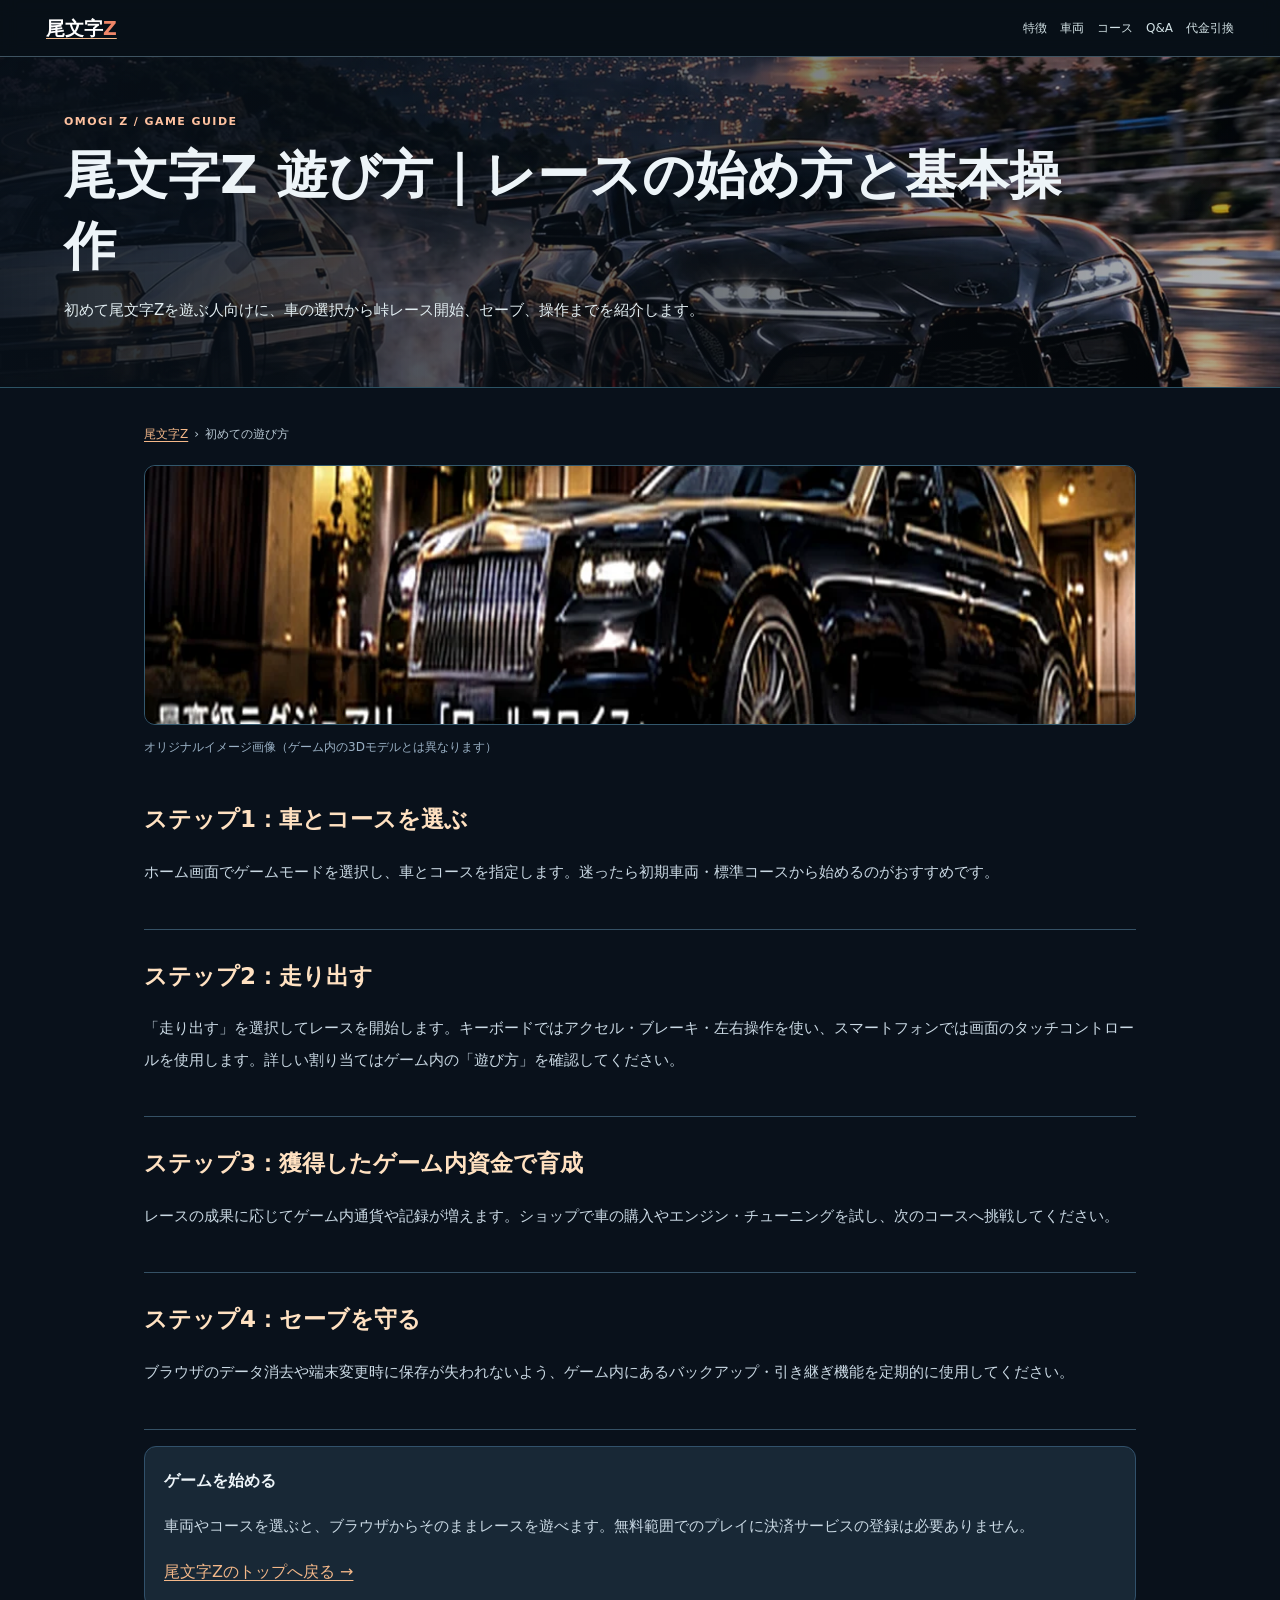
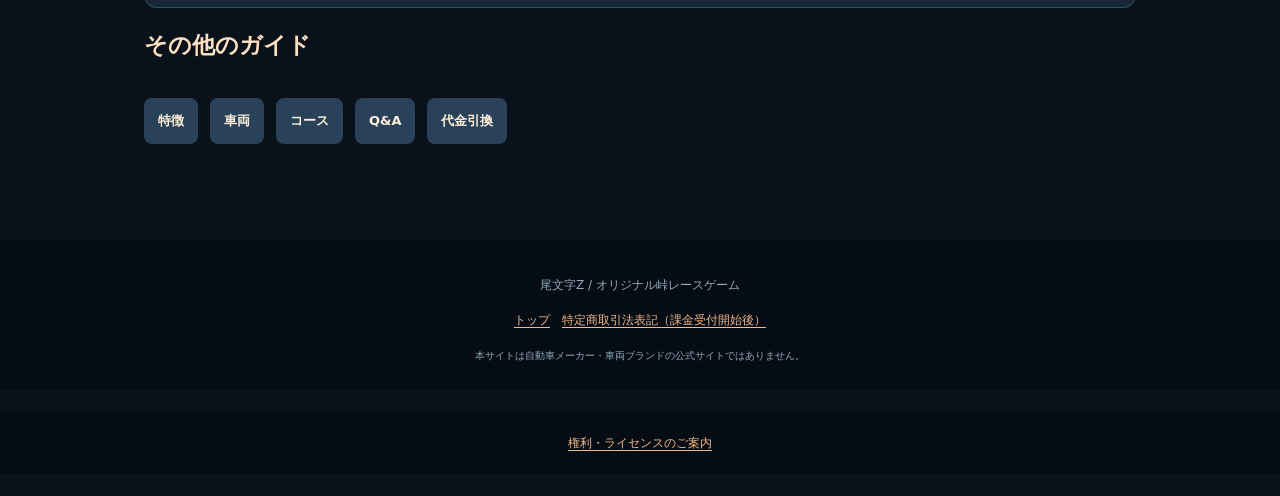
<file: how-to-play.html>
<!DOCTYPE html><html lang="ja"><head><meta charset="utf-8"><meta name="viewport" content="width=device-width, initial-scale=1"><title>尾文字Z 遊び方｜レースの始め方と基本操作</title><meta name="description" content="初めて尾文字Zを遊ぶ人向けに、車の選択から峠レース開始、セーブ、操作までを紹介します。"><meta name="robots" content="index,follow,max-image-preview:large"><link rel="canonical" href="https://uni-tadayasu.github.io/initial-d.github.io/how-to-play.html"><link rel="icon" type="image/png" href="assets/favicon.png"><meta property="og:type" content="article"><meta property="og:locale" content="ja_JP"><meta property="og:site_name" content="尾文字Z"><meta property="og:title" content="尾文字Z 遊び方｜レースの始め方と基本操作"><meta property="og:description" content="初めて尾文字Zを遊ぶ人向けに、車の選択から峠レース開始、セーブ、操作までを紹介します。"><meta property="og:url" content="https://uni-tadayasu.github.io/initial-d.github.io/how-to-play.html"><meta property="og:image" content="https://uni-tadayasu.github.io/initial-d.github.io/assets/og-image.jpg"><meta name="twitter:card" content="summary_large_image"><style>*{box-sizing:border-box}html{scroll-behavior:smooth}body{margin:0;background:#09111b;color:#edf4f8;font-family:"Noto Sans JP","Yu Gothic",Meiryo,system-ui,sans-serif;line-height:1.9}a{color:#f4b889;text-underline-offset:3px}header{position:sticky;top:0;z-index:5;display:flex;align-items:center;justify-content:space-between;gap:12px;padding:10px clamp(16px,4vw,46px);background:#081017ed;border-bottom:1px solid #3e5361;backdrop-filter:blur(9px)}header strong{font-size:19px;color:white}header nav{display:flex;gap:13px;flex-wrap:wrap}header nav a{font-size:12px;text-decoration:none;color:#d2e2e6}header nav a:hover{text-decoration:underline}.hero{position:relative;isolation:isolate;min-height:250px;padding:48px clamp(16px,5vw,70px);background:linear-gradient(90deg,#081019e8,#0810194d),url("assets/hero-driving.webp") center/cover no-repeat;border-bottom:1px solid #2c5364}.hero h1{font-size:clamp(28px,5vw,52px);margin:5px 0 11px;max-width:1000px;line-height:1.35}.hero p{max-width:720px;font-size:15px;color:#e2eef2}.tag{color:#ffc2a0;letter-spacing:.13em;font-size:11px;font-weight:900}main{max-width:1040px;margin:0 auto;padding:35px 24px 65px}main section{padding:25px 0;border-bottom:1px solid #355165}main h2{color:#ffe1c1;font-size:23px;margin:0 0 11px}main p{font-size:15px;color:#cad9e4;line-height:2.1}figure{margin:15px 0}figure img{max-width:100%;width:100%;max-height:260px;object-fit:cover;border:1px solid #33586d;border-radius:11px}figcaption{font-size:12px;color:#9ab1c5}.panel{background:#182836;border:1px solid #31516b;border-radius:12px;padding:19px;margin:16px 0}.links{display:flex;flex-wrap:wrap;gap:12px;margin:30px 0}.links a{display:inline-flex;border-radius:8px;padding:11px 14px;background:#294259;color:#fff0db;text-decoration:none;font-weight:800;font-size:13px}.links a:hover{background:#3b607e}footer{background:#060c13;padding:23px;text-align:center;color:#93aabb;font-size:12px}.breadcrumbs{display:flex;gap:6px;flex-wrap:wrap;font-size:12px;color:#b6c6d1;margin-bottom:19px}@media(max-width:600px){header{position:relative;flex-direction:column;align-items:flex-start;padding:9px 12px}header nav{gap:10px}.hero{padding:31px 17px;min-height:200px}main{padding:22px 16px 35px}main p{font-size:14px}}</style><script type="application/ld+json">{"@context":"https://schema.org","@graph":[{"@type":"WebPage","@id":"https://uni-tadayasu.github.io/initial-d.github.io/how-to-play.html","url":"https://uni-tadayasu.github.io/initial-d.github.io/how-to-play.html","name":"尾文字Z 遊び方｜レースの始め方と基本操作","description":"初めて尾文字Zを遊ぶ人向けに、車の選択から峠レース開始、セーブ、操作までを紹介します。","inLanguage":"ja-JP","isPartOf":{"@id":"https://uni-tadayasu.github.io/initial-d.github.io/#website"}},{"@type":"BreadcrumbList","itemListElement":[{"@type":"ListItem","position":1,"name":"尾文字Z","item":"https://uni-tadayasu.github.io/initial-d.github.io/"},{"@type":"ListItem","position":2,"name":"初めての遊び方","item":"https://uni-tadayasu.github.io/initial-d.github.io/how-to-play.html"}]}]}</script></head><body><header><a href="./index.html" aria-label="尾文字Zトップ"><strong>尾文字<span style="color:#ef8668">Z</span></strong></a><nav aria-label="関連ページ"><a href="./about.html">特徴</a><a href="./cars.html">車両</a><a href="./courses.html">コース</a><a href="./faq.html">Q&amp;A</a><a href="./shop-guide.html">代金引換</a></nav></header><div class="hero"><span class="tag">OMOGI Z / GAME GUIDE</span><h1>尾文字Z 遊び方｜レースの始め方と基本操作</h1><p>初めて尾文字Zを遊ぶ人向けに、車の選択から峠レース開始、セーブ、操作までを紹介します。</p></div><main><nav class="breadcrumbs" aria-label="パンくず"><a href="./index.html">尾文字Z</a><span>›</span><span>初めての遊び方</span></nav><figure><img src="assets/grand-tourer.webp" alt="初めての遊び方の紹介ビジュアル。実際のゲーム画面・車種とは異なるイメージです" loading="lazy" decoding="async"><figcaption>オリジナルイメージ画像（ゲーム内の3Dモデルとは異なります）</figcaption></figure><section><h2>ステップ1：車とコースを選ぶ</h2><p>ホーム画面でゲームモードを選択し、車とコースを指定します。迷ったら初期車両・標準コースから始めるのがおすすめです。</p></section><section><h2>ステップ2：走り出す</h2><p>「走り出す」を選択してレースを開始します。キーボードではアクセル・ブレーキ・左右操作を使い、スマートフォンでは画面のタッチコントロールを使用します。詳しい割り当てはゲーム内の「遊び方」を確認してください。</p></section><section><h2>ステップ3：獲得したゲーム内資金で育成</h2><p>レースの成果に応じてゲーム内通貨や記録が増えます。ショップで車の購入やエンジン・チューニングを試し、次のコースへ挑戦してください。</p></section><section><h2>ステップ4：セーブを守る</h2><p>ブラウザのデータ消去や端末変更時に保存が失われないよう、ゲーム内にあるバックアップ・引き継ぎ機能を定期的に使用してください。</p></section><div class="panel"><b>ゲームを始める</b><p>車両やコースを選ぶと、ブラウザからそのままレースを遊べます。無料範囲でのプレイに決済サービスの登録は必要ありません。</p><a href="./index.html">尾文字Zのトップへ戻る →</a></div><h2>その他のガイド</h2><nav class="links" aria-label="関連ガイド"><a href="./about.html">特徴</a><a href="./cars.html">車両</a><a href="./courses.html">コース</a><a href="./faq.html">Q&amp;A</a><a href="./shop-guide.html">代金引換</a></nav></main><footer><p>尾文字Z / オリジナル峠レースゲーム</p><p><a href="./index.html">トップ</a>　<a href="./tokusho.html">特定商取引法表記（課金受付開始後）</a></p><small>本サイトは自動車メーカー・車両ブランドの公式サイトではありません。</small></footer><footer style="margin:22px auto;padding:20px;text-align:center"><a href="./rights.html">権利・ライセンスのご案内</a></footer></body></html>
</file>
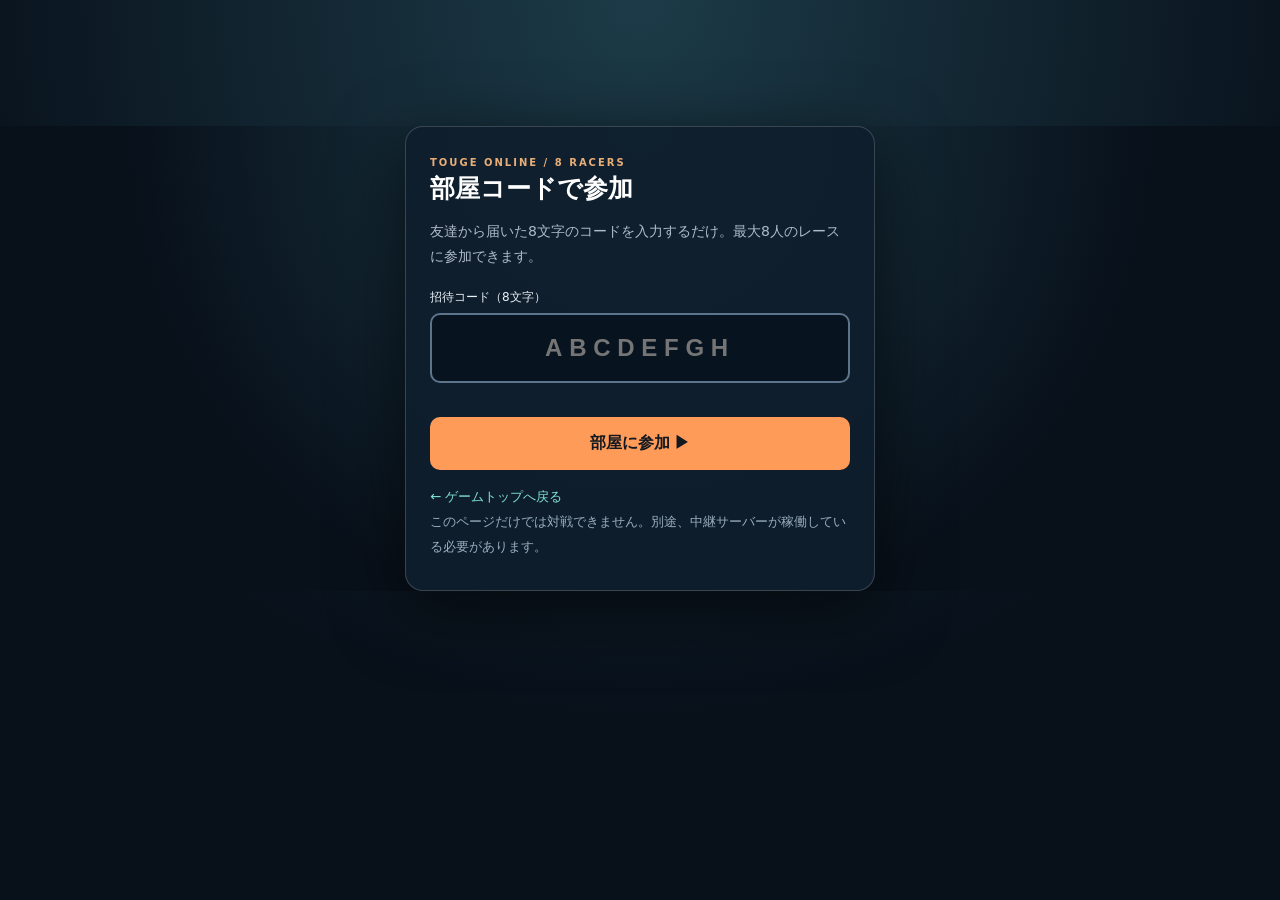
<file: join.html>
<!doctype html><html lang="ja"><head><meta charset="utf-8"><meta name="viewport" content="width=device-width, initial-scale=1, viewport-fit=cover"><meta name="theme-color" content="#081421"><meta name="description" content="頭文字Dブラウザゲームの最大8人オンライン対戦に招待コードで参加"><title>部屋コードで参加 | 頭文字Dブラウザゲーム</title><style>*{box-sizing:border-box}html,body{margin:0;min-height:100%;background:radial-gradient(circle at 50% 0%,#1c3b48,#08101a 65%);font-family:system-ui,-apple-system,'Noto Sans JP',sans-serif;color:#fff}main{width:min(94vw,470px);margin:14vh auto 0;padding:30px 24px;border-radius:18px;background:#101e2dee;box-shadow:0 18px 70px #0009;border:1px solid #ffffff2c}h1{font-size:25px;margin:4px 0}p{color:#aebbc9;line-height:1.8;font-size:14px}label{display:block;color:#e9f1f6;font-size:12px;margin:20px 0 7px}input{width:100%;padding:19px;font-size:24px;font-weight:800;letter-spacing:.28em;text-align:center;border:2px solid #5d758c;border-radius:10px;background:#071420;color:#fff;outline:none;text-transform:uppercase}input:focus{border-color:#f9b377}button{display:block;width:100%;padding:16px;border:0;border-radius:10px;background:#ff9b59;color:#111820;font-size:16px;font-weight:900;margin:14px 0;cursor:pointer}small{color:#98aebd;line-height:1.9;display:block}a{color:#82e5d3;text-decoration:none}#err{min-height:1.6em;color:#ffb5a8;font-size:12px}</style></head><body><main><div style="color:#e8ae78;letter-spacing:.2em;font-size:10px;font-weight:900">TOUGE ONLINE / 8 RACERS</div><h1>部屋コードで参加</h1><p>友達から届いた8文字のコードを入力するだけ。最大8人のレースに参加できます。</p><form id="join"><label for="room">招待コード（8文字）</label><input id="room" maxlength="8" minlength="8" required autocomplete="off" autocapitalize="characters" inputmode="text" placeholder="ABCDEFGH"><div id="err" role="alert"></div><button>部屋に参加 ▶</button></form><small><a href="./index.html">← ゲームトップへ戻る</a><br>このページだけでは対戦できません。別途、中継サーバーが稼働している必要があります。</small></main><script>const field=document.getElementById('room');field.value=(new URLSearchParams(location.search).get('room')||'').toUpperCase().replace(/[^A-HJ-NP-Z2-9]/g,'').slice(0,8);document.getElementById('join').addEventListener('submit',e=>{e.preventDefault();const code=field.value.toUpperCase().replace(/[^A-HJ-NP-Z2-9]/g,'').slice(0,8);if(code.length!==8){document.getElementById('err').textContent='8文字のコードを入力してください';return}const u=new URL('./index.html',location.href);u.searchParams.set('room',code);const relay=new URLSearchParams(location.search).get('relay');if(relay&&/^wss:\/\//.test(relay))u.searchParams.set('relay',relay);location.assign(u.toString())});</script></body></html>
</file>
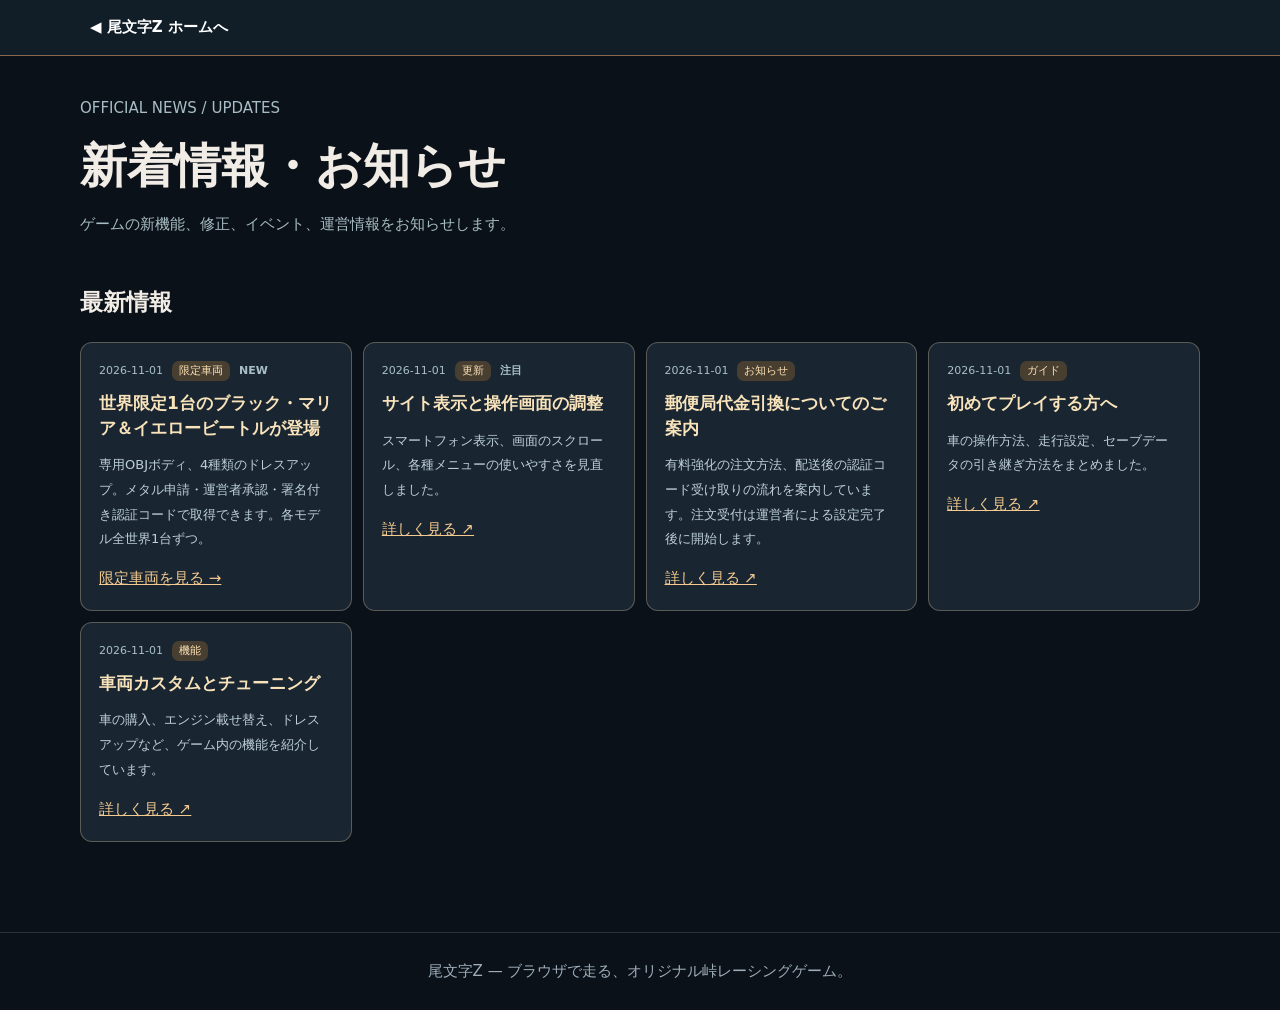
<file: news.html>
<!DOCTYPE html><html lang="ja"><head><meta charset="utf-8"><meta name="viewport" content="width=device-width,initial-scale=1"><meta name="robots" content="index,follow"><title>新着情報・お知らせ｜尾文字Z</title><meta name="description" content="尾文字Zの新着情報、イベント、メンテナンス、機能更新のお知らせを一覧で掲載しています。"><link rel="canonical" href="https://uni-tadayasu.github.io/initial-d.github.io/news.html"><link rel="icon" href="./assets/favicon.png"><style>
:root{color-scheme:dark}body{margin:0;background:#0b1118;color:#f1ece5;font:15px/1.8 system-ui,'Noto Sans JP',sans-serif}header{background:#111e28;border-bottom:1px solid #87674e;padding:14px max(16px,calc((100vw - 1100px)/2))}header a{color:#fff;text-decoration:none;font-weight:900}main{max-width:1120px;margin:auto;padding:24px 16px 90px}h1{font-size:clamp(29px,5vw,47px);line-height:1.25;margin:10px 0}h2{margin-top:44px;font-size:23px}.lead{color:#a8bdc5}.grid{display:grid;grid-template-columns:repeat(auto-fit,minmax(270px,1fr));gap:11px}.omzCmsCard{border:1px solid #d0bd9b5b;background:#192632;border-radius:12px;padding:18px;overflow-wrap:anywhere}.omzCmsCard h3{font-size:17px;line-height:1.45;margin:10px 0;color:#f9e3ba}.omzCmsCard p{font-size:13px;line-height:1.9;color:#bed0d7}.omzCmsCard>a{color:#f4ca90}.omzCmsMeta{display:flex;gap:9px;flex-wrap:wrap;font-size:11px;color:#a9bfca}.omzCmsMeta span{background:#493f31;border-radius:7px;padding:0 7px;color:#fce1b3}footer{text-align:center;border-top:1px solid #ffffff22;padding:25px;color:#9eaebb}@media(max-width:600px){main{padding:16px 12px 50px}.omzCmsCard{padding:14px}}</style></head><body><header><a href="./index.html">◀ 尾文字Z ホームへ</a></header><main><p class="lead">OFFICIAL NEWS / UPDATES</p><h1>新着情報・お知らせ</h1><p class="lead">ゲームの新機能、修正、イベント、運営情報をお知らせします。</p><h2>最新情報</h2><section class="grid"><article class="omzCmsCard" id="news-v45-exclusive-twins"><div class="omzCmsMeta"><time datetime="2026-11-01">2026-11-01</time><span>限定車両</span><b>NEW</b></div><h3>世界限定1台のブラック・マリア＆イエロービートルが登場</h3><p>専用OBJボディ、4種類のドレスアップ。メタル申請・運営者承認・署名付き認証コードで取得できます。各モデル全世界1台ずつ。</p><a href="./limited-models.html">限定車両を見る →</a></article><article class="omzCmsCard" id="news-v42-site-update"><div class="omzCmsMeta"><time datetime="2026-11-01">2026-11-01</time><span>更新</span><b>注目</b></div><h3>サイト表示と操作画面の調整</h3><p>スマートフォン表示、画面のスクロール、各種メニューの使いやすさを見直しました。</p><a href="./how-to-play.html">詳しく見る ↗</a></article><article class="omzCmsCard" id="news-cod-guidance"><div class="omzCmsMeta"><time datetime="2026-11-01">2026-11-01</time><span>お知らせ</span></div><h3>郵便局代金引換についてのご案内</h3><p>有料強化の注文方法、配送後の認証コード受け取りの流れを案内しています。注文受付は運営者による設定完了後に開始します。</p><a href="./shop-guide.html">詳しく見る ↗</a></article><article class="omzCmsCard" id="news-race-guide"><div class="omzCmsMeta"><time datetime="2026-11-01">2026-11-01</time><span>ガイド</span></div><h3>初めてプレイする方へ</h3><p>車の操作方法、走行設定、セーブデータの引き継ぎ方法をまとめました。</p><a href="./how-to-play.html">詳しく見る ↗</a></article><article class="omzCmsCard" id="news-tuning-information"><div class="omzCmsMeta"><time datetime="2026-11-01">2026-11-01</time><span>機能</span></div><h3>車両カスタムとチューニング</h3><p>車の購入、エンジン載せ替え、ドレスアップなど、ゲーム内の機能を紹介しています。</p><a href="./cars.html">詳しく見る ↗</a></article></section></main><footer>尾文字Z — ブラウザで走る、オリジナル峠レーシングゲーム。</footer></body></html>
</file>
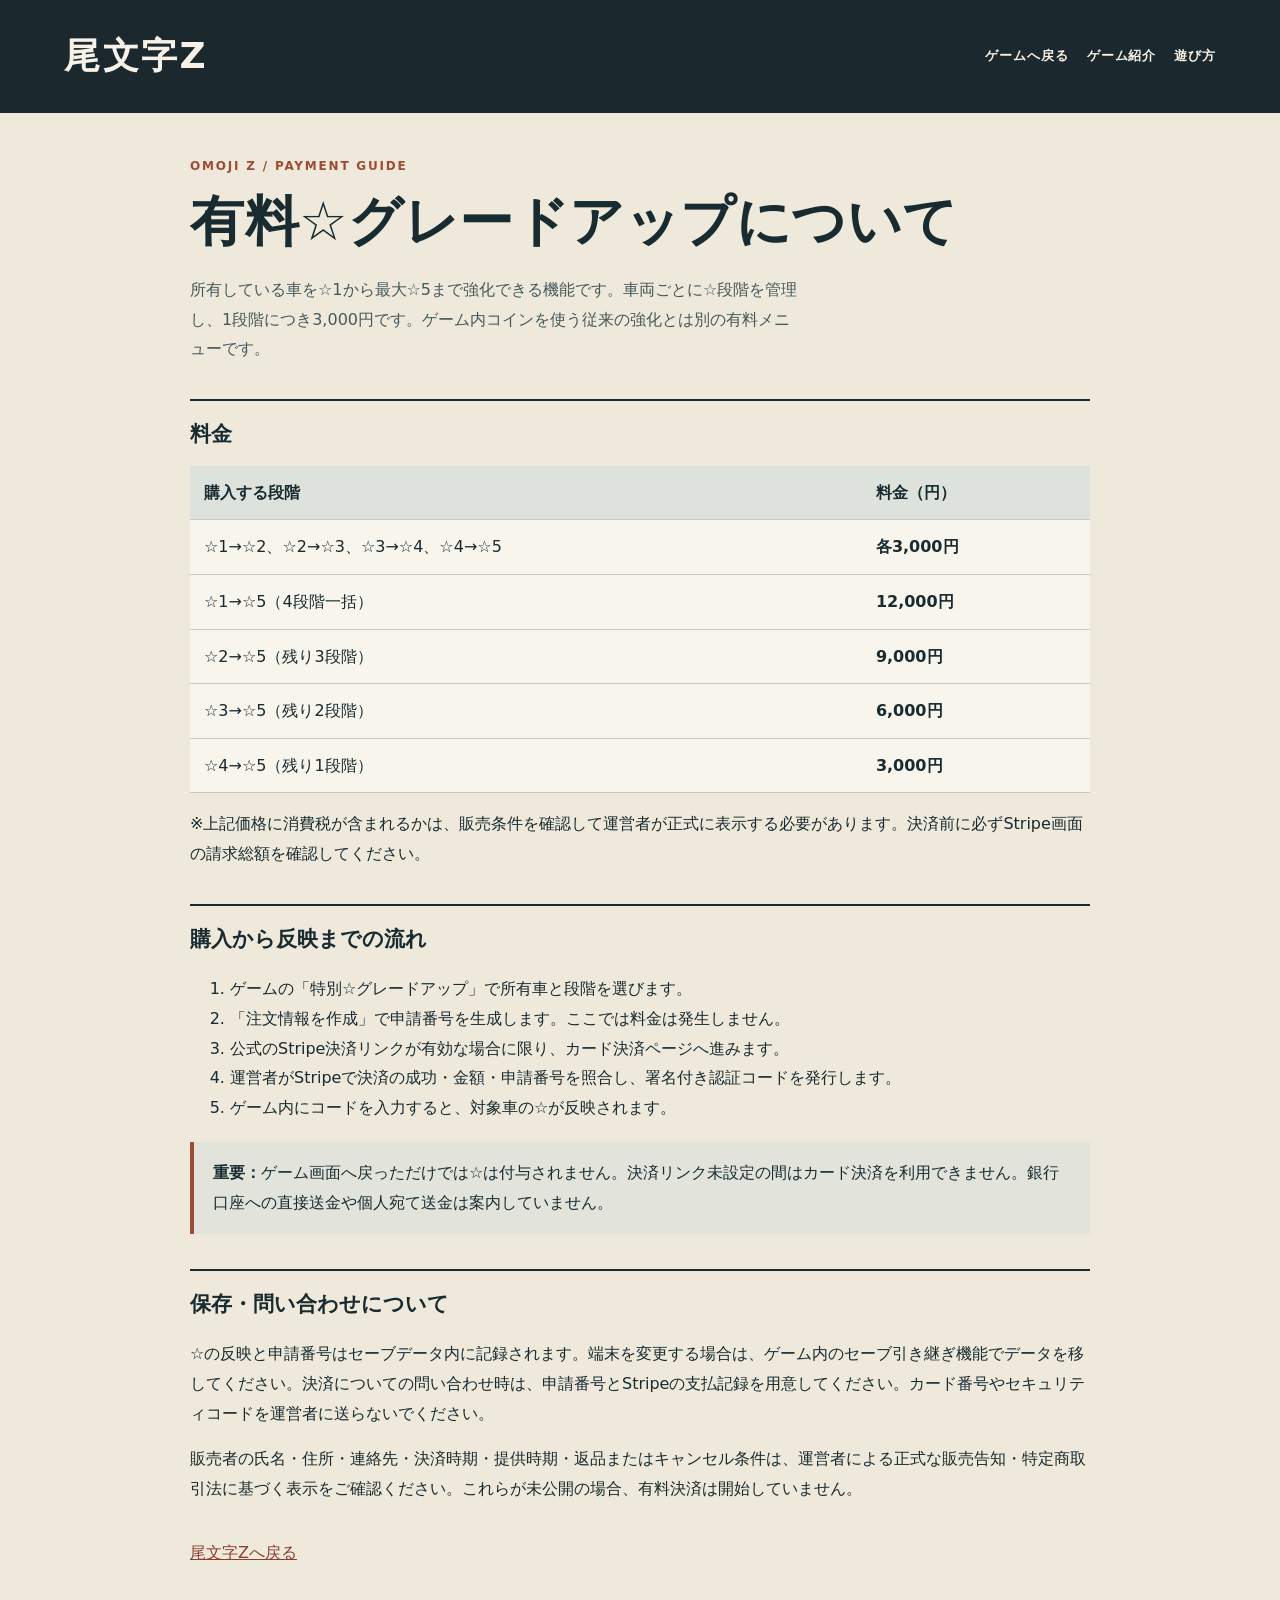
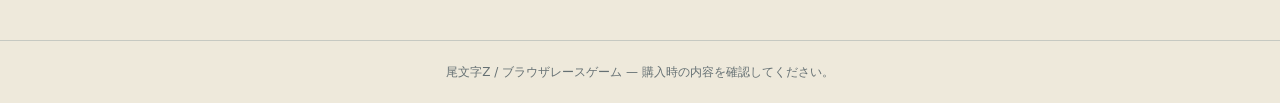
<file: payment-info.html>
<!doctype html>
<html lang="ja"><head><meta charset="utf-8"><meta name="viewport" content="width=device-width,initial-scale=1">
<title>有料☆グレードアップのご案内｜尾文字Z</title>
<meta name="description" content="尾文字Zの車両別☆グレードアップについて、料金、クレジットカード決済、申請番号、購入後の反映方法を案内します。">
<link rel="canonical" href="https://uni-tadayasu.github.io/initial-d.github.io/payment-info.html"><meta name="theme-color" content="#182a30">
<meta property="og:type" content="article"><meta property="og:site_name" content="尾文字Z"><meta property="og:title" content="有料☆グレードアップのご案内｜尾文字Z"><meta property="og:url" content="https://uni-tadayasu.github.io/initial-d.github.io/payment-info.html"><meta property="og:image" content="https://uni-tadayasu.github.io/initial-d.github.io/og-image.jpg">
<link rel="icon" type="image/png" href="./site-icon.png">
<style>
:root{--paper:#eee9db;--ink:#182b30;--muted:#687275;--red:#9d4c35;--line:#c6c9c2}
*{box-sizing:border-box}html{background:var(--paper)}body{margin:0;font-family:system-ui,'Noto Sans JP','Yu Gothic',Meiryo,sans-serif;background:var(--paper);color:var(--ink);line-height:1.85}
header{background:#1b292e;color:#f7f1e7;padding:23px clamp(18px,5vw,70px);display:flex;gap:20px;align-items:center;justify-content:space-between;flex-wrap:wrap}
header a{color:#f7f1e7;text-decoration:none;font-weight:800;letter-spacing:.07em}.brand{font-size:clamp(24px,3vw,36px)}nav{display:flex;gap:18px;flex-wrap:wrap}nav a{font-size:13px}
main{width:min(900px,calc(100% - 32px));margin:42px auto 72px}
.eyebrow{font-size:12px;letter-spacing:.15em;color:var(--red);font-weight:900}
h1{font-size:clamp(30px,6vw,54px);line-height:1.23;letter-spacing:.01em;margin:10px 0 20px}.lead{font-size:16px;max-width:60ch;color:#45595c}
.section{margin:35px 0;border-top:2px solid var(--ink);padding-top:14px}h2{font-size:21px;margin:0 0 12px}
table{width:100%;border-collapse:collapse;background:#f8f5ed}th,td{border-bottom:1px solid var(--line);text-align:left;padding:12px 14px}td:last-child{font-weight:800;white-space:nowrap}th{background:#dde3dc}.note{background:#e2e4db;border-left:4px solid var(--red);padding:16px 19px;margin:20px 0}
a{color:#8c3d2d}footer{border-top:1px solid var(--line);text-align:center;font-size:12px;color:#657073;padding:20px}
@media(max-width:480px){main{margin-top:26px}header{padding:15px}.lead{font-size:14px}th,td{padding:9px 10px;font-size:13px}}
</style></head><body><header><a class="brand" href="./">尾文字Z</a><nav><a href="./">ゲームへ戻る</a><a href="./about.html">ゲーム紹介</a><a href="./how-to-play.html">遊び方</a></nav></header>
<main><p class="eyebrow">OMOJI Z / PAYMENT GUIDE</p><h1>有料☆グレードアップについて</h1>
<p class="lead">所有している車を☆1から最大☆5まで強化できる機能です。車両ごとに☆段階を管理し、1段階につき3,000円です。ゲーム内コインを使う従来の強化とは別の有料メニューです。</p>
<section class="section"><h2>料金</h2><table><thead><tr><th>購入する段階</th><th>料金（円）</th></tr></thead><tbody>
<tr><td>☆1→☆2、☆2→☆3、☆3→☆4、☆4→☆5</td><td>各3,000円</td></tr>
<tr><td>☆1→☆5（4段階一括）</td><td>12,000円</td></tr><tr><td>☆2→☆5（残り3段階）</td><td>9,000円</td></tr><tr><td>☆3→☆5（残り2段階）</td><td>6,000円</td></tr><tr><td>☆4→☆5（残り1段階）</td><td>3,000円</td></tr>
</tbody></table><p>※上記価格に消費税が含まれるかは、販売条件を確認して運営者が正式に表示する必要があります。決済前に必ずStripe画面の請求総額を確認してください。</p></section>
<section class="section"><h2>購入から反映までの流れ</h2><ol><li>ゲームの「特別☆グレードアップ」で所有車と段階を選びます。</li><li>「注文情報を作成」で申請番号を生成します。ここでは料金は発生しません。</li><li>公式のStripe決済リンクが有効な場合に限り、カード決済ページへ進みます。</li><li>運営者がStripeで決済の成功・金額・申請番号を照合し、署名付き認証コードを発行します。</li><li>ゲーム内にコードを入力すると、対象車の☆が反映されます。</li></ol><div class="note"><strong>重要：</strong>ゲーム画面へ戻っただけでは☆は付与されません。決済リンク未設定の間はカード決済を利用できません。銀行口座への直接送金や個人宛て送金は案内していません。</div></section>
<section class="section"><h2>保存・問い合わせについて</h2><p>☆の反映と申請番号はセーブデータ内に記録されます。端末を変更する場合は、ゲーム内のセーブ引き継ぎ機能でデータを移してください。決済についての問い合わせ時は、申請番号とStripeの支払記録を用意してください。カード番号やセキュリティコードを運営者に送らないでください。</p><p>販売者の氏名・住所・連絡先・決済時期・提供時期・返品またはキャンセル条件は、運営者による正式な販売告知・特定商取引法に基づく表示をご確認ください。これらが未公開の場合、有料決済は開始していません。</p></section>
<a href="./">尾文字Zへ戻る</a></main><footer>尾文字Z / ブラウザレースゲーム — 購入時の内容を確認してください。</footer></body></html>
</file>
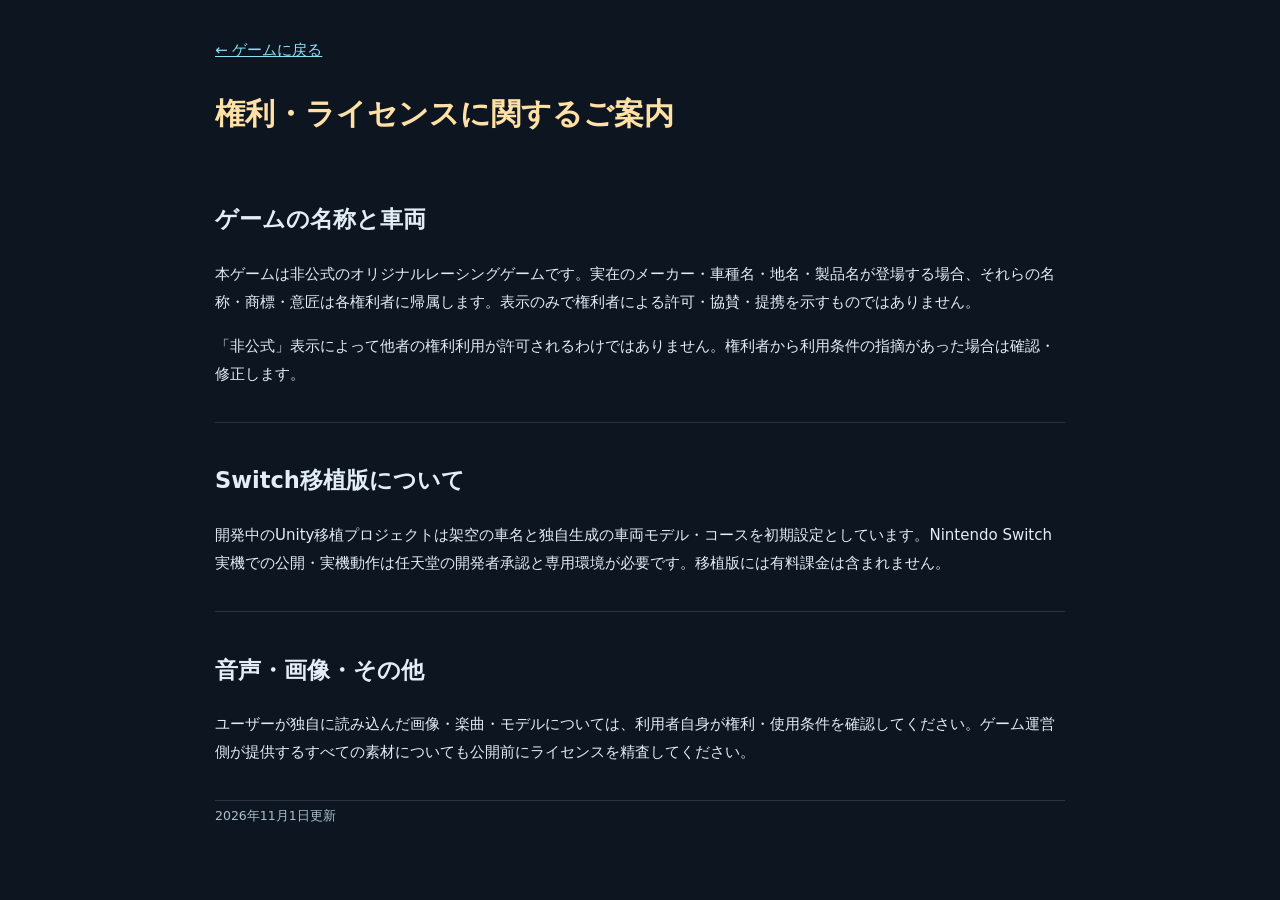
<file: rights.html>
<!doctype html><html lang="ja"><head><meta charset="utf-8"><meta name="viewport" content="width=device-width,initial-scale=1"><title>権利・ライセンスに関するご案内 | 尾文字Z</title><meta name="robots" content="index,follow"><link rel="canonical" href="https://uni-tadayasu.github.io/initial-d.github.io/rights.html"><style>body{background:#0d1521;color:#e2edf5;font:15px/1.9 system-ui,'Yu Gothic',sans-serif;margin:0}main{max-width:850px;padding:36px 22px;margin:auto}a{color:#8de1f7}h1{color:#ffe0a5}section{padding:18px 0;border-bottom:1px solid #ffffff20}small{color:#abc0c9}</style></head><body><main><a href="./index.html">← ゲームに戻る</a><h1>権利・ライセンスに関するご案内</h1><section><h2>ゲームの名称と車両</h2><p>本ゲームは非公式のオリジナルレーシングゲームです。実在のメーカー・車種名・地名・製品名が登場する場合、それらの名称・商標・意匠は各権利者に帰属します。表示のみで権利者による許可・協賛・提携を示すものではありません。</p><p>「非公式」表示によって他者の権利利用が許可されるわけではありません。権利者から利用条件の指摘があった場合は確認・修正します。</p></section><section><h2>Switch移植版について</h2><p>開発中のUnity移植プロジェクトは架空の車名と独自生成の車両モデル・コースを初期設定としています。Nintendo Switch実機での公開・実機動作は任天堂の開発者承認と専用環境が必要です。移植版には有料課金は含まれません。</p></section><section><h2>音声・画像・その他</h2><p>ユーザーが独自に読み込んだ画像・楽曲・モデルについては、利用者自身が権利・使用条件を確認してください。ゲーム運営側が提供するすべての素材についても公開前にライセンスを精査してください。</p></section><small>2026年11月1日更新</small></main></body></html>
</file>
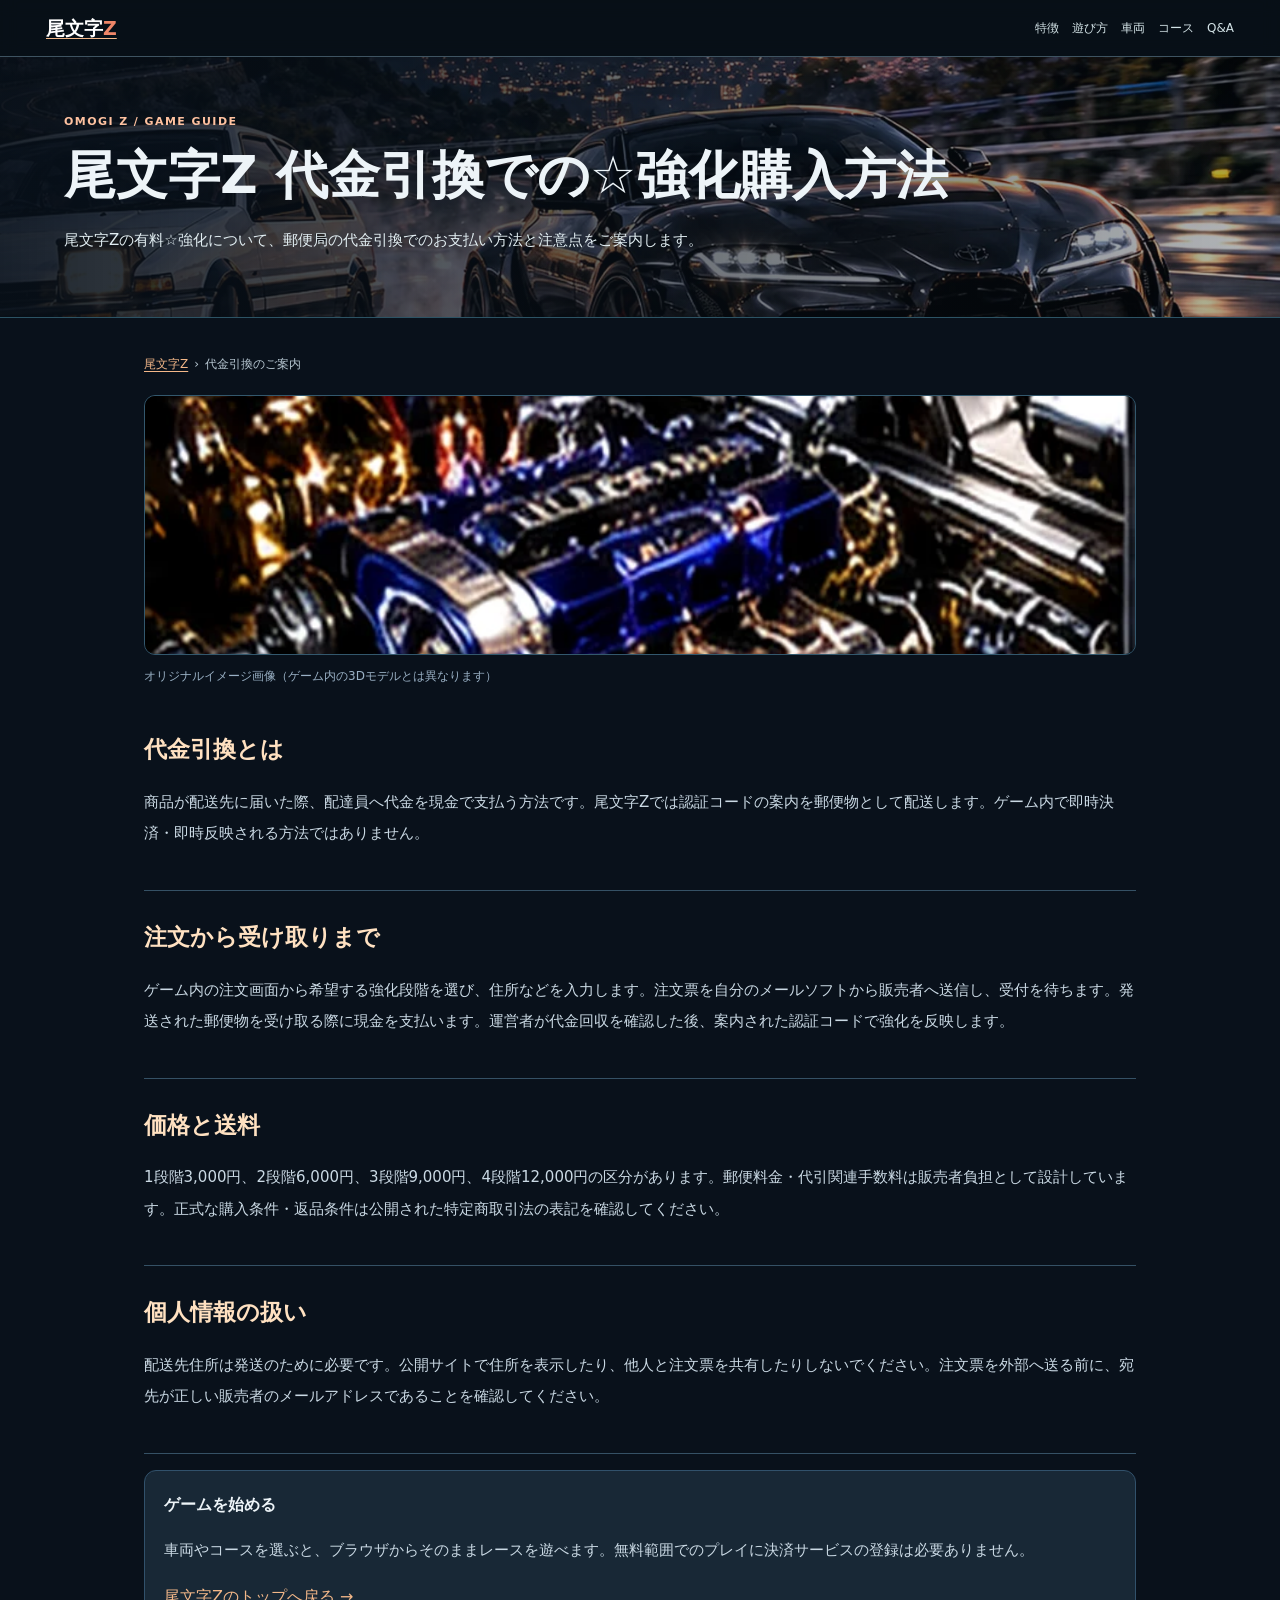
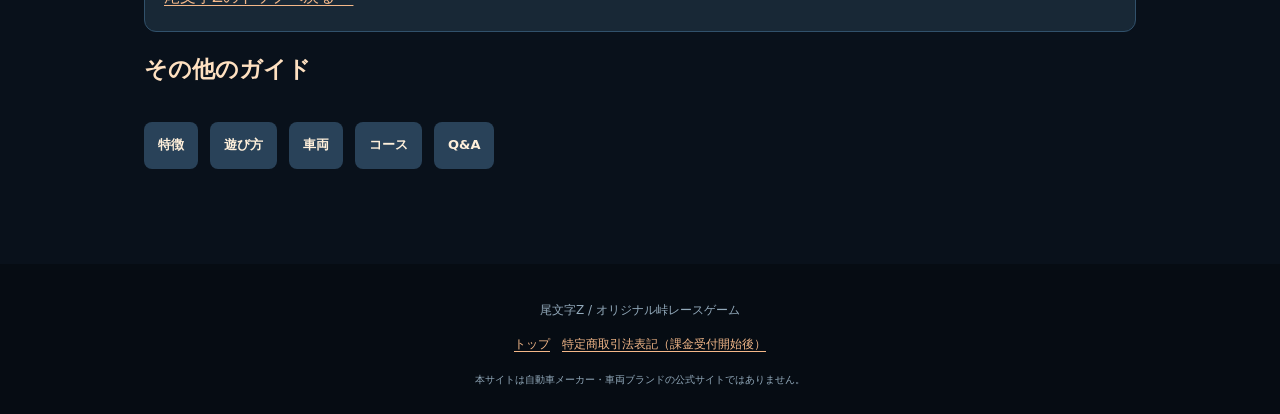
<file: shop-guide.html>
<!DOCTYPE html><html lang="ja"><head><meta charset="utf-8"><meta name="viewport" content="width=device-width, initial-scale=1"><title>尾文字Z 代金引換での☆強化購入方法</title><meta name="description" content="尾文字Zの有料☆強化について、郵便局の代金引換でのお支払い方法と注意点をご案内します。"><meta name="robots" content="index,follow,max-image-preview:large"><link rel="canonical" href="https://uni-tadayasu.github.io/initial-d.github.io/shop-guide.html"><link rel="icon" type="image/png" href="assets/favicon.png"><meta property="og:type" content="article"><meta property="og:locale" content="ja_JP"><meta property="og:site_name" content="尾文字Z"><meta property="og:title" content="尾文字Z 代金引換での☆強化購入方法"><meta property="og:description" content="尾文字Zの有料☆強化について、郵便局の代金引換でのお支払い方法と注意点をご案内します。"><meta property="og:url" content="https://uni-tadayasu.github.io/initial-d.github.io/shop-guide.html"><meta property="og:image" content="https://uni-tadayasu.github.io/initial-d.github.io/assets/og-image.jpg"><meta name="twitter:card" content="summary_large_image"><style>*{box-sizing:border-box}html{scroll-behavior:smooth}body{margin:0;background:#09111b;color:#edf4f8;font-family:"Noto Sans JP","Yu Gothic",Meiryo,system-ui,sans-serif;line-height:1.9}a{color:#f4b889;text-underline-offset:3px}header{position:sticky;top:0;z-index:5;display:flex;align-items:center;justify-content:space-between;gap:12px;padding:10px clamp(16px,4vw,46px);background:#081017ed;border-bottom:1px solid #3e5361;backdrop-filter:blur(9px)}header strong{font-size:19px;color:white}header nav{display:flex;gap:13px;flex-wrap:wrap}header nav a{font-size:12px;text-decoration:none;color:#d2e2e6}header nav a:hover{text-decoration:underline}.hero{position:relative;isolation:isolate;min-height:250px;padding:48px clamp(16px,5vw,70px);background:linear-gradient(90deg,#081019e8,#0810194d),url("assets/hero-driving.webp") center/cover no-repeat;border-bottom:1px solid #2c5364}.hero h1{font-size:clamp(28px,5vw,52px);margin:5px 0 11px;max-width:1000px;line-height:1.35}.hero p{max-width:720px;font-size:15px;color:#e2eef2}.tag{color:#ffc2a0;letter-spacing:.13em;font-size:11px;font-weight:900}main{max-width:1040px;margin:0 auto;padding:35px 24px 65px}main section{padding:25px 0;border-bottom:1px solid #355165}main h2{color:#ffe1c1;font-size:23px;margin:0 0 11px}main p{font-size:15px;color:#cad9e4;line-height:2.1}figure{margin:15px 0}figure img{max-width:100%;width:100%;max-height:260px;object-fit:cover;border:1px solid #33586d;border-radius:11px}figcaption{font-size:12px;color:#9ab1c5}.panel{background:#182836;border:1px solid #31516b;border-radius:12px;padding:19px;margin:16px 0}.links{display:flex;flex-wrap:wrap;gap:12px;margin:30px 0}.links a{display:inline-flex;border-radius:8px;padding:11px 14px;background:#294259;color:#fff0db;text-decoration:none;font-weight:800;font-size:13px}.links a:hover{background:#3b607e}footer{background:#060c13;padding:23px;text-align:center;color:#93aabb;font-size:12px}.breadcrumbs{display:flex;gap:6px;flex-wrap:wrap;font-size:12px;color:#b6c6d1;margin-bottom:19px}@media(max-width:600px){header{position:relative;flex-direction:column;align-items:flex-start;padding:9px 12px}header nav{gap:10px}.hero{padding:31px 17px;min-height:200px}main{padding:22px 16px 35px}main p{font-size:14px}}</style><script type="application/ld+json">{"@context":"https://schema.org","@graph":[{"@type":"WebPage","@id":"https://uni-tadayasu.github.io/initial-d.github.io/shop-guide.html","url":"https://uni-tadayasu.github.io/initial-d.github.io/shop-guide.html","name":"尾文字Z 代金引換での☆強化購入方法","description":"尾文字Zの有料☆強化について、郵便局の代金引換でのお支払い方法と注意点をご案内します。","inLanguage":"ja-JP","isPartOf":{"@id":"https://uni-tadayasu.github.io/initial-d.github.io/#website"}},{"@type":"BreadcrumbList","itemListElement":[{"@type":"ListItem","position":1,"name":"尾文字Z","item":"https://uni-tadayasu.github.io/initial-d.github.io/"},{"@type":"ListItem","position":2,"name":"代金引換のご案内","item":"https://uni-tadayasu.github.io/initial-d.github.io/shop-guide.html"}]}]}</script></head><body><header><a href="./index.html" aria-label="尾文字Zトップ"><strong>尾文字<span style="color:#ef8668">Z</span></strong></a><nav aria-label="関連ページ"><a href="./about.html">特徴</a><a href="./how-to-play.html">遊び方</a><a href="./cars.html">車両</a><a href="./courses.html">コース</a><a href="./faq.html">Q&amp;A</a></nav></header><div class="hero"><span class="tag">OMOGI Z / GAME GUIDE</span><h1>尾文字Z 代金引換での☆強化購入方法</h1><p>尾文字Zの有料☆強化について、郵便局の代金引換でのお支払い方法と注意点をご案内します。</p></div><main><nav class="breadcrumbs" aria-label="パンくず"><a href="./index.html">尾文字Z</a><span>›</span><span>代金引換のご案内</span></nav><figure><img src="assets/tuning.webp" alt="代金引換のご案内の紹介ビジュアル。実際のゲーム画面・車種とは異なるイメージです" loading="lazy" decoding="async"><figcaption>オリジナルイメージ画像（ゲーム内の3Dモデルとは異なります）</figcaption></figure><section><h2>代金引換とは</h2><p>商品が配送先に届いた際、配達員へ代金を現金で支払う方法です。尾文字Zでは認証コードの案内を郵便物として配送します。ゲーム内で即時決済・即時反映される方法ではありません。</p></section><section><h2>注文から受け取りまで</h2><p>ゲーム内の注文画面から希望する強化段階を選び、住所などを入力します。注文票を自分のメールソフトから販売者へ送信し、受付を待ちます。発送された郵便物を受け取る際に現金を支払います。運営者が代金回収を確認した後、案内された認証コードで強化を反映します。</p></section><section><h2>価格と送料</h2><p>1段階3,000円、2段階6,000円、3段階9,000円、4段階12,000円の区分があります。郵便料金・代引関連手数料は販売者負担として設計しています。正式な購入条件・返品条件は公開された特定商取引法の表記を確認してください。</p></section><section><h2>個人情報の扱い</h2><p>配送先住所は発送のために必要です。公開サイトで住所を表示したり、他人と注文票を共有したりしないでください。注文票を外部へ送る前に、宛先が正しい販売者のメールアドレスであることを確認してください。</p></section><div class="panel"><b>ゲームを始める</b><p>車両やコースを選ぶと、ブラウザからそのままレースを遊べます。無料範囲でのプレイに決済サービスの登録は必要ありません。</p><a href="./index.html">尾文字Zのトップへ戻る →</a></div><h2>その他のガイド</h2><nav class="links" aria-label="関連ガイド"><a href="./about.html">特徴</a><a href="./how-to-play.html">遊び方</a><a href="./cars.html">車両</a><a href="./courses.html">コース</a><a href="./faq.html">Q&amp;A</a></nav></main><footer><p>尾文字Z / オリジナル峠レースゲーム</p><p><a href="./index.html">トップ</a>　<a href="./tokusho.html">特定商取引法表記（課金受付開始後）</a></p><small>本サイトは自動車メーカー・車両ブランドの公式サイトではありません。</small></footer></body></html>
</file>
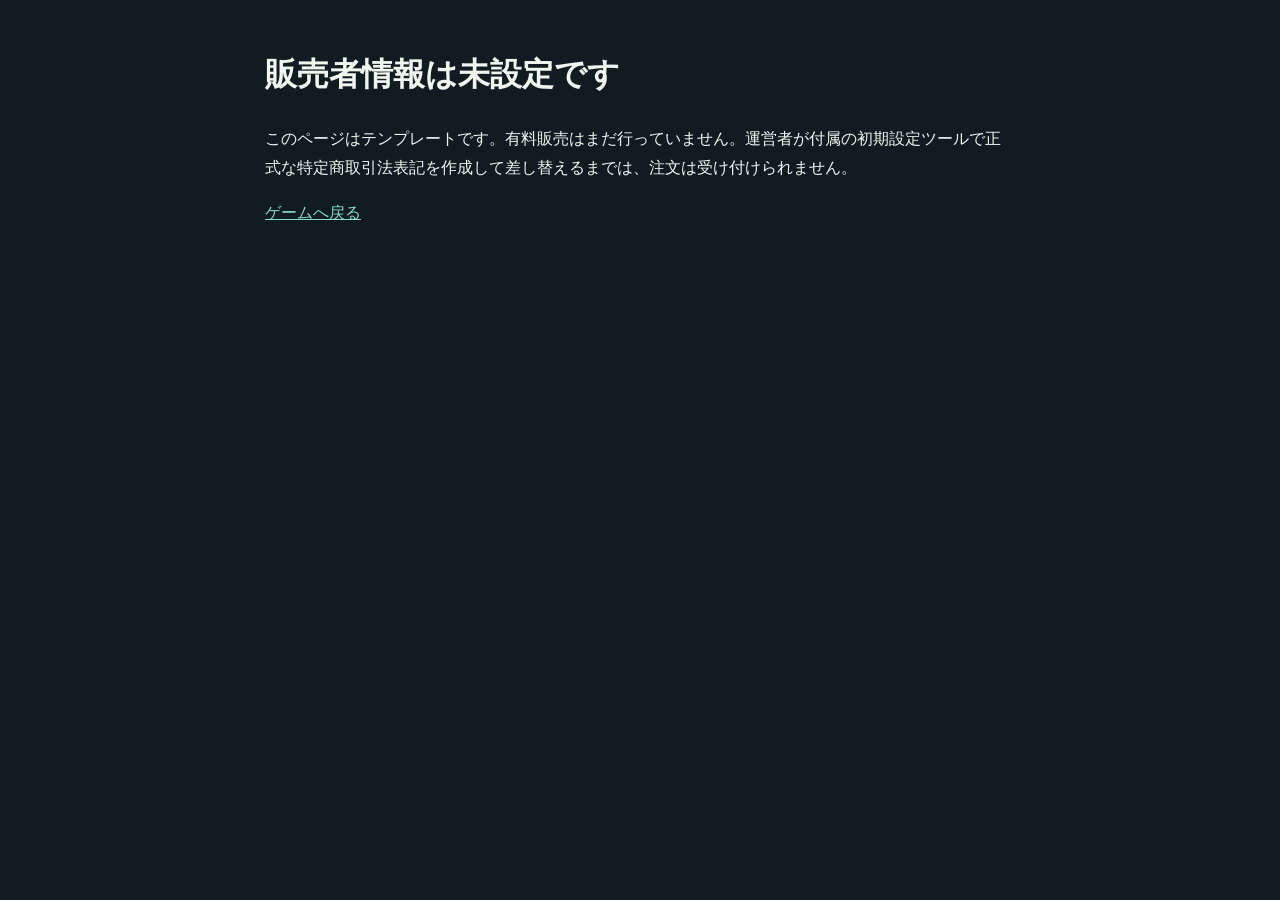
<file: tokusho.html>
<!doctype html><html lang="ja"><head><meta charset="utf-8"><meta name="viewport" content="width=device-width,initial-scale=1"><meta name="robots" content="noindex,nofollow"><title>特定商取引法の表記｜尾文字Z（設定前）</title><style>body{font:16px/1.8 system-ui;background:#101c22;color:#f0f6ee;padding:25px;max-width:750px;margin:0 auto}a{color:#87dbc7}</style></head><body><h1>販売者情報は未設定です</h1><p>このページはテンプレートです。有料販売はまだ行っていません。運営者が付属の初期設定ツールで正式な特定商取引法表記を作成して差し替えるまでは、注文は受け付けられません。</p><p><a href="./index.html">ゲームへ戻る</a></p></body></html>
</file>
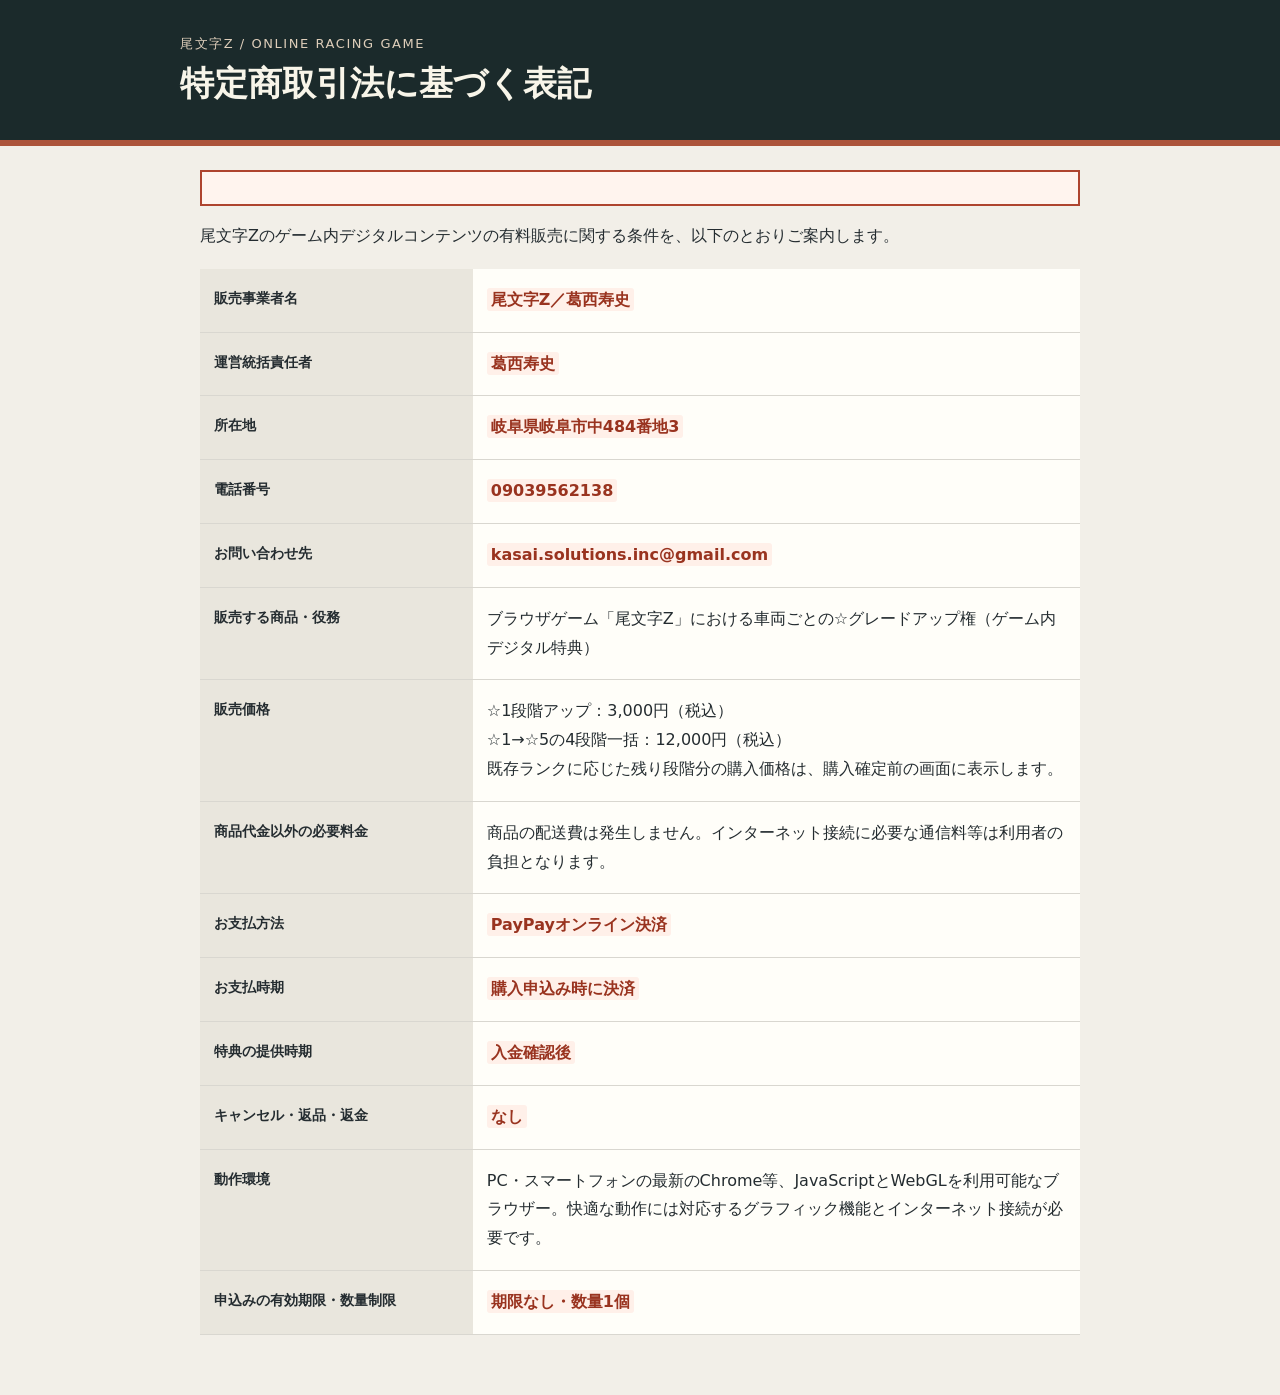
<file: 特商法表記.html>
<!doctype html>
<html lang="ja">
<head>
<meta charset="utf-8">
<meta name="viewport" content="width=device-width,initial-scale=1">
<meta name="robots" content="noindex,nofollow">
<title>特定商取引法に基づく表記｜尾文字Z</title>
<style>
:root{color-scheme:light;font-family:"Hiragino Kaku Gothic ProN","Yu Gothic",system-ui,sans-serif;background:#f2efe8;color:#242c30}*{box-sizing:border-box}body{margin:0}header{background:#1b2a2b;color:#f8f5e9;padding:32px max(20px,calc((100vw - 920px)/2));border-bottom:6px solid #ac543b}header p{margin:0 0 5px;color:#deceba;letter-spacing:.12em;font-size:13px}h1{font-size:clamp(22px,3.5vw,34px);line-height:1.4;margin:0}main{max-width:920px;margin:24px auto 60px;padding:0 20px}.notice{border:2px solid #ae442e;background:#fff4ee;padding:16px 18px;line-height:1.8;font-weight:700}p,li{line-height:1.8}table{width:100%;border-collapse:collapse;background:#fffef9;margin-top:18px}th,td{padding:17px 14px;border-bottom:1px solid #d9d7d0;text-align:left;vertical-align:top;line-height:1.8}th{width:31%;font-size:14px;background:#e9e6dd}td{overflow-wrap:anywhere}.fill{color:#99331f;background:#fff0e9;padding:2px 4px;border-radius:3px;font-weight:700}footer{margin-top:26px;color:#646e70;font-size:13px;line-height:1.7}a{color:#8b4733}@media(max-width:650px){th,td{display:block;width:100%}th{padding-bottom:8px}td{padding-top:8px}}
</style>
</head>
<body>
<header><p>尾文字Z / ONLINE RACING GAME</p><h1>特定商取引法に基づく表記</h1></header>
<main>
<div class="notice"></div>
<p>尾文字Zのゲーム内デジタルコンテンツの有料販売に関する条件を、以下のとおりご案内します。</p>
<table><tbody>
<tr><th>販売事業者名</th><td><span class="fill">尾文字Z／葛西寿史</td></tr>
<tr><th>運営統括責任者</th><td><span class="fill">葛西寿史</td></tr>
<tr><th>所在地</th><td><span class="fill">岐阜県岐阜市中484番地3</td></tr>
<tr><th>電話番号</th><td><span class="fill">09039562138</td></tr>
<tr><th>お問い合わせ先</th><td><span class="fill">kasai.solutions.inc@gmail.com</span></td></tr>
<tr><th>販売する商品・役務</th><td>ブラウザゲーム「尾文字Z」における車両ごとの☆グレードアップ権（ゲーム内デジタル特典）</td></tr>
<tr><th>販売価格</th><td>☆1段階アップ：3,000円（税込）<br>☆1→☆5の4段階一括：12,000円（税込）<br>既存ランクに応じた残り段階分の購入価格は、購入確定前の画面に表示します。</td></tr>
<tr><th>商品代金以外の必要料金</th><td>商品の配送費は発生しません。インターネット接続に必要な通信料等は利用者の負担となります。</td></tr>
<tr><th>お支払方法</th><td><span class="fill">PayPayオンライン決済</td></tr>
<tr><th>お支払時期</th><td><span class="fill">購入申込み時に決済</span></td></tr>
<tr><th>特典の提供時期</th><td><span class="fill">入金確認後</td></tr>
<tr><th>キャンセル・返品・返金</th><td><span class="fill">なし</td></tr>
<tr><th>動作環境</th><td>PC・スマートフォンの最新のChrome等、JavaScriptとWebGLを利用可能なブラウザー。快適な動作には対応するグラフィック機能とインターネット接続が必要です。</td></tr>
<tr><th>申込みの有効期限・数量制限</th><td><span class="fill">期限なし・数量1個</td></tr>
</tbody></table>
</main>
</body></html>
</file>
